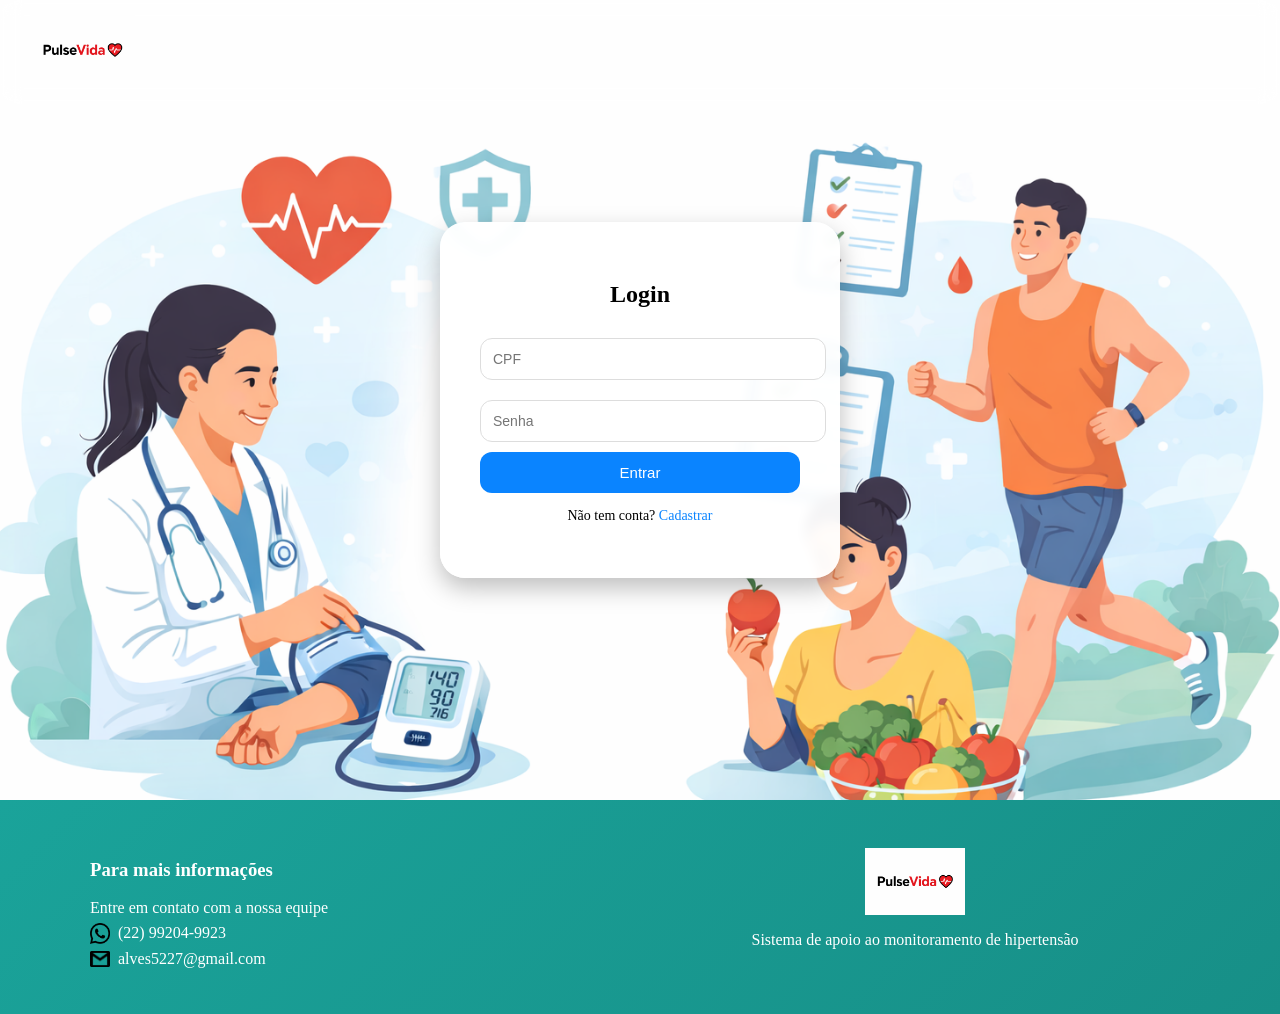
<file: Pulse-Vida-main/index.html>
<!DOCTYPE html>
<html lang="pt-BR">
<head>
  <meta charset="UTF-8">
  <meta name="viewport" content="width=device-width, initial-scale=1.0">
  <link rel="stylesheet" href="Css/style.css">
  <link rel="icon" type="image/png" href="imagens/favicon.png">
  <link rel="manifest" href="./manifest.json">
  <meta name="theme-color" content="#2aa7fa">
  <title>Pulse Vida</title>
</head>

<body>


<body>

<script>
window.location.replace("login.html");
</script>

<!-- resto da página -->
<!-- HEADER -->
<header>
  <a href="index.html" class="logo">
    <img src="imagens/logo_pulsevida.png">
  </a>

  <div class="area-login">
    <span>Conecte-se aqui</span>
    <a href="login.html" class="btn-login">Login</a>
  </div>
</header>

<!-- TOPO -->
<section class="container">

  <div class="slider">

    <div class="slides">

      <div class="slide ativo">
        <h2>PulseVida: Cuidando da sua saúde</h2>
        <p>
          O PulseVida é uma solução digital desenvolvida para auxiliar no monitoramento da saúde,
          com foco em pessoas que convivem com hipertensão. O sistema permite registrar a pressão
          arterial e acompanhar sua evolução ao longo do tempo..
        </p>
      </div>

      <div class="slide">
        <h2>Saúde em Saquarema</h2>
        <p>
          Em Saquarema, muitas pessoas enfrentam dificuldades no acompanhamento da saúde.
          A falta de monitoramento pode agravar doenças silenciosas como a hipertensão.
        </p>
      </div>

      <div class="slide">
        <h2>Como o PulseVida ajuda</h2>
        <p>
          O aplicativo oferece funcionalidades como registro de pressão, localização de hospitais
          e solicitação de auxílio, promovendo prevenção e acesso mais rápido à saúde.
        </p>
      </div>

    </div>

    <!-- 🔥 SETAS EMBAIXO -->
    <div class="controles">
      <button onclick="mudarSlide(-1)">⬅</button>
      <button onclick="mudarSlide(1)">➡</button>
    </div>

  </div>

  <div class="imagem">
    <img id="imgSlide" src="imagens/doutora1.avif">
  </div>

</section>

<!-- FUNCIONALIDADES -->
<section class="info">
  <h2>Funcionalidades</h2>

  <div class="cards">
    <div class="card">
      <h3>📊 Monitoramento</h3>
      <p>Controle da pressão arterial.</p>
    </div>

    <div class="card">
      <h3>📍 Localização</h3>
      <p>Hospitais próximos.</p>
    </div>

    <div class="card">
      <h3>📅 Agendamento</h3>
      <p>Organize consultas.</p>
    </div>
  </div>
</section>

<!-- BENEFÍCIOS -->
<section class="info">
  <h2>Benefícios</h2>

  <div class="cards">
    <div class="card">
      <h3>⚡ Rapidez</h3>
      <p>Acesso rápido à saúde.</p>
    </div>

    <div class="card">
      <h3>❤️ Prevenção</h3>
      <p>Acompanhamento constante.</p>
    </div>

    <div class="card">
      <h3>📱 Acessível</h3>
      <p>Interface simples.</p>
    </div>
  </div>
</section>

<!-- SOBRE -->
<section class="sobre-container">

  <div class="sobre-texto">
    <h2>Sobre o Projeto</h2>
    <p>
      O PulseVida é uma iniciativa voltada à melhoria da saúde da população de Saquarema, com foco específico no monitoramento e controle da hipertensão arterial. 
      Considerando que a hipertensão é uma doença silenciosa e de alto risco, o sistema foi desenvolvido para auxiliar os usuários no acompanhamento contínuo da pressão 
      arterial, permitindo o registro frequente das medições e a visualização do histórico de saúde. Além disso, o aplicativo incentiva a prevenção e o autocuidado, ajudando 
      os usuários a adotarem hábitos mais saudáveis e a identificarem possíveis alterações nos níveis de pressão.
    </p>
  </div>

  <div class="sobre-img">
    <img src="imagens/saquarema.avif">
  </div>

</section>

<!-- FOOTER -->
<footer class="footer">

  <div class="footer-container">

    <div class="footer-contato">
      <h3>Para mais informações</h3>
      <p>Entre em contato com a nossa equipe</p>

      <p class="whatsapp">
        <img src="icons/whatsapp.png">
        (22) 99204-9923
      </p>

      <p class="email">
        <img src="icons/email.png">
        alves5227@gmail.com
      </p>
    </div>

    <div class="footer-centro">
      <img src="imagens/logo_pulsevida.png">
      <p>Sistema de apoio ao monitoramento de hipertensão</p>
    </div>

  </div>

</footer>

<!-- SCRIPT -->
<script>
let slideAtual = 0;

const imagens = [
  "imagens/doutora1.avif",
  "imagens/doutora2.avif",
  "imagens/doutora3.avif"
];

function mudarSlide(direcao) {
  const slides = document.querySelectorAll(".slide");
  const img = document.getElementById("imgSlide");

  // remove slide atual
  slides[slideAtual].classList.remove("ativo");

  // calcula próximo
  slideAtual += direcao;

  if (slideAtual < 0) slideAtual = 0;
  if (slideAtual >= slides.length) slideAtual = slides.length - 1;

  // adiciona novo slide
  slides[slideAtual].classList.add("ativo");

  // 🔥 FADE DA IMAGEM
  img.style.opacity = 0;

  setTimeout(() => {
    img.src = imagens[slideAtual];
    img.style.opacity = 1;
  }, 250); // metade do tempo da transição
}





</script>

<script src="app.js"></script>
</body>
</html>
</file>
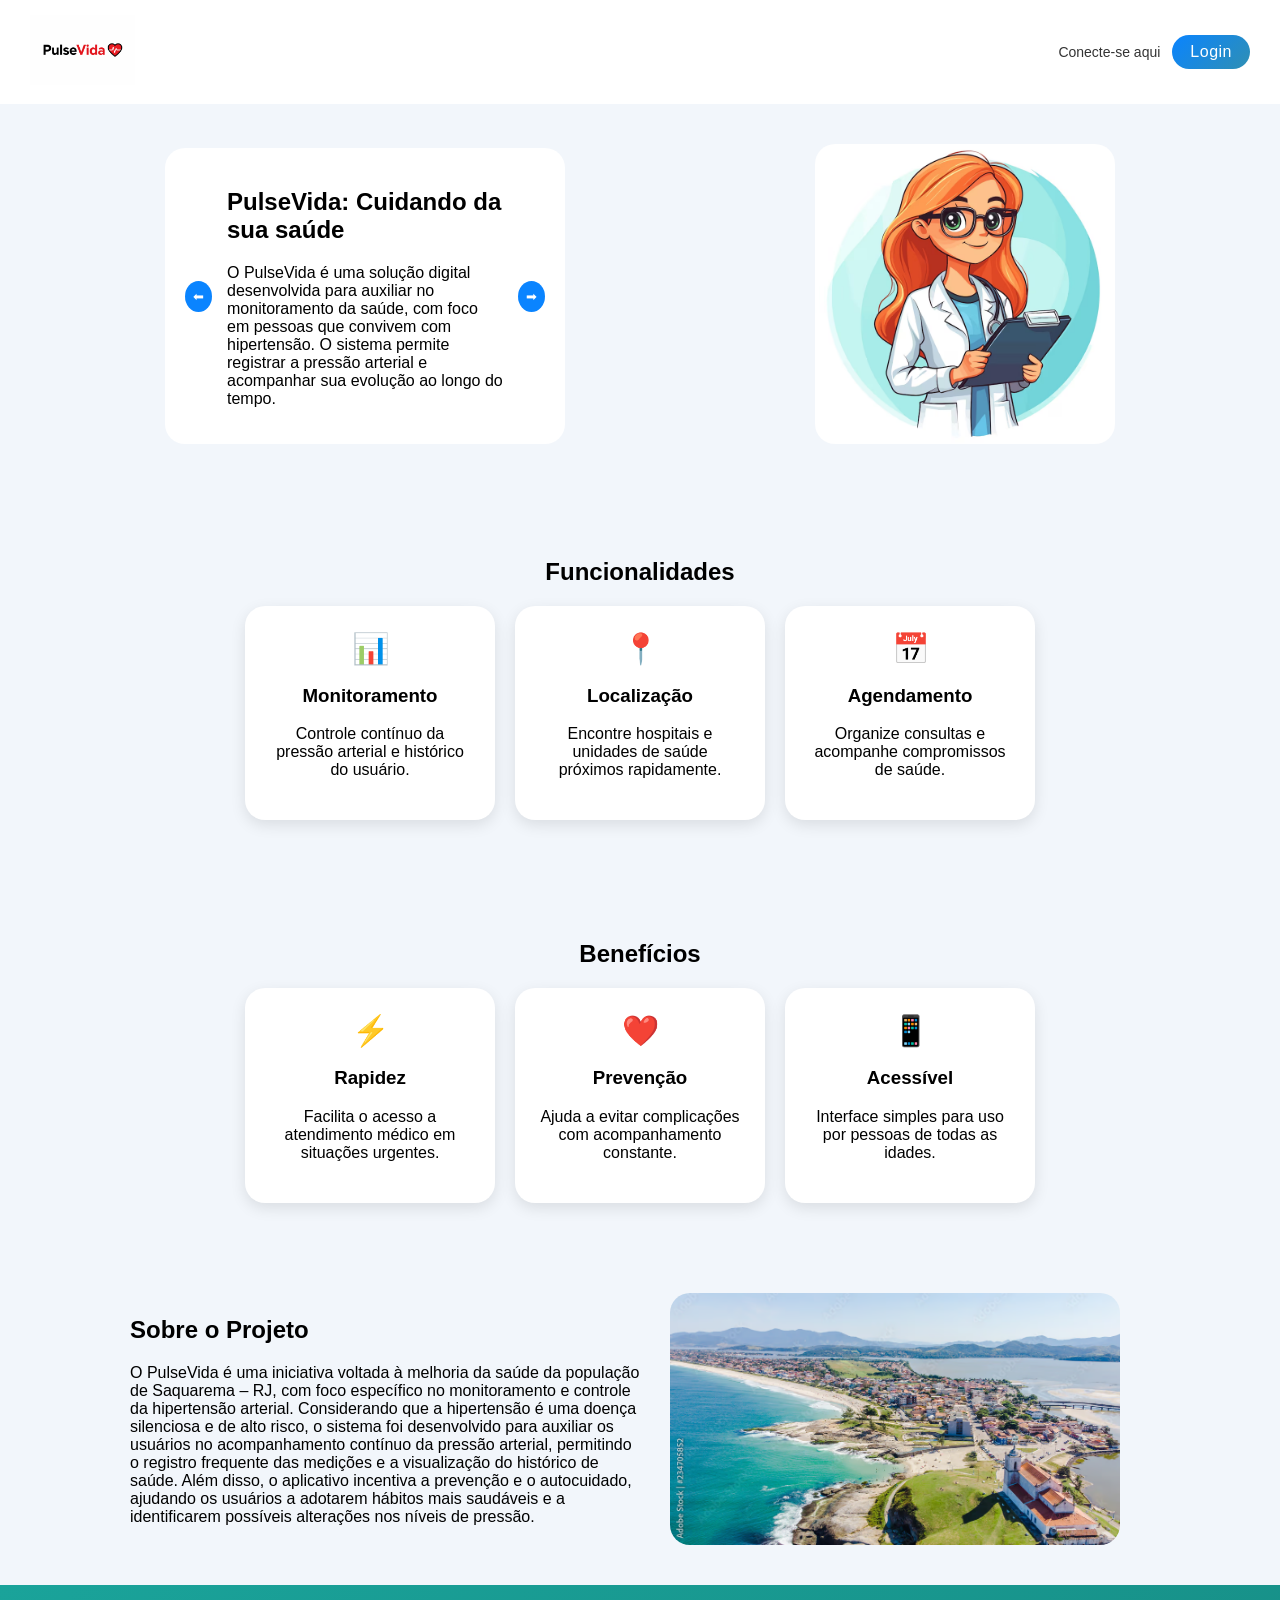
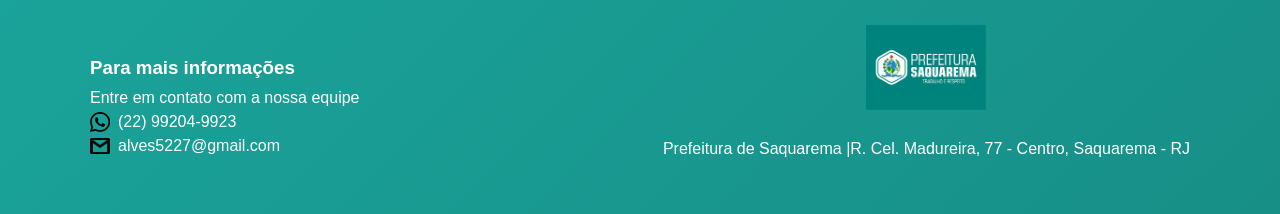
<file: pulse_vida tarefa 5/index.html>
<!DOCTYPE html>
<html lang="pt-BR">
<head>
  <meta charset="UTF-8">
  <meta name="viewport" content="width=device-width, initial-scale=1.0">
  <link rel="stylesheet" href="Css/style.css">
  <title>Pulse Vida</title>
</head>

<body>

<!-- ===== HEADER ===== -->
<header>

  <!-- LOGO -->
  <a href="index.html" class="logo">
  <img src="imagens/logo_pulsevida.png" alt="PulseVida">
  </a>

  <!-- ÁREA LOGIN -->
  <div class="area-login">
    <span class="texto-login">Conecte-se aqui</span>
    <a href="login.html" class="btn-login">Login</a>
  </div>

</header>
<!-- ===== TOPO ===== -->
<section class="container">

  <div class="slider">

    <button class="seta" onclick="mudarSlide(-1)">⬅</button>

    <div class="slides">

      <div class="slide ativo">
        <h2>PulseVida: Cuidando da sua saúde</h2>
        <p>
          O PulseVida é uma solução digital desenvolvida para auxiliar no monitoramento da saúde,
          com foco em pessoas que convivem com hipertensão. O sistema permite registrar a pressão
          arterial e acompanhar sua evolução ao longo do tempo.
        </p>
      </div>

      <div class="slide">
        <h2>Saúde em Saquarema</h2>
        <p>
          Em Saquarema – RJ, muitas pessoas enfrentam dificuldades no acompanhamento da saúde.
          A falta de monitoramento pode agravar doenças silenciosas como a hipertensão.
        </p>
      </div>

      <div class="slide">
        <h2>Como o PulseVida ajuda</h2>
        <p>
          O aplicativo oferece funcionalidades como registro de pressão, localização de hospitais
          e solicitação de auxílio, promovendo prevenção e acesso mais rápido à saúde.
        </p>
      </div>

    </div>

    <button class="seta" onclick="mudarSlide(1)">➡</button>

  </div>

  <div class="imagem">
    <img id="imgSlide" src="imagens/doutora1.avif">
  </div>

</section>

<!-- ===== FUNCIONALIDADES ===== -->
<section class="info">
  <h2>Funcionalidades</h2>

  <div class="cards">
    <div class="card">
      <div class="icone">📊</div>
      <h3>Monitoramento</h3>
      <p>Controle contínuo da pressão arterial e histórico do usuário.</p>
    </div>

    <div class="card">
      <div class="icone">📍</div>
      <h3>Localização</h3>
      <p>Encontre hospitais e unidades de saúde próximos rapidamente.</p>
    </div>

    <div class="card">
      <div class="icone">📅</div>
      <h3>Agendamento</h3>
      <p>Organize consultas e acompanhe compromissos de saúde.</p>
    </div>
  </div>
</section>

<!-- ===== BENEFÍCIOS ===== -->
<section class="info">
  <h2>Benefícios</h2>

  <div class="cards">
    <div class="card">
      <div class="icone">⚡</div>
      <h3>Rapidez</h3>
      <p>Facilita o acesso a atendimento médico em situações urgentes.</p>
    </div>

    <div class="card">
      <div class="icone">❤️</div>
      <h3>Prevenção</h3>
      <p>Ajuda a evitar complicações com acompanhamento constante.</p>
    </div>

    <div class="card">
      <div class="icone">📱</div>
      <h3>Acessível</h3>
      <p>Interface simples para uso por pessoas de todas as idades.</p>
    </div>
  </div>
</section>

<!-- ===== SOBRE ===== -->
<section class="sobre-container">

  <div class="sobre-texto">
    <h2>Sobre o Projeto</h2>

    <p>
      O PulseVida é uma iniciativa voltada à melhoria da saúde da população de Saquarema – RJ, 
      com foco específico no monitoramento e controle da hipertensão arterial. Considerando que 
      a hipertensão é uma doença silenciosa e de alto risco, o sistema foi desenvolvido para auxiliar 
      os usuários no acompanhamento contínuo da pressão arterial, permitindo o registro frequente 
      das medições e a visualização do histórico de saúde.

      Além disso, o aplicativo incentiva a prevenção e o autocuidado, ajudando os usuários a adotarem 
      hábitos mais saudáveis e a identificarem possíveis alterações nos níveis de pressão.
    </p>
  </div>

  <div class="sobre-img">
    <img src="imagens/saquarema.avif">
  </div>

</section>

<!-- ===== FOOTER ===== -->
<footer class="footer">

  <div class="footer-container">

    <div class="footer-contato">
      <h3>Para mais informações</h3>
      <p>Entre em contato com a nossa equipe</p>

      <p class="whatsapp">
        <img src="icons/whatsapp.png">
        (22) 99204-9923
      </p>

      <p class="email">
        <img src="icons/email.png">
        alves5227@gmail.com
      </p>
    </div>

    <div class="footer-centro">
      <img src="imagens/logo_saquarema.avif">
      <p>Prefeitura de Saquarema |R. Cel. Madureira, 77 - Centro, Saquarema - RJ</p>
    </div>

  </div>

  <button id="btnTopo" onclick="voltarTopo()">⬆</button>

</footer>

<!-- ===== SCRIPT ===== -->
<script>
let slideAtual = 0;

const imagens = [
  "imagens/doutora1.avif",
  "imagens/doutora2.avif",
  "imagens/doutora3.avif"
];

function mudarSlide(direcao) {
  const slides = document.querySelectorAll(".slide");
  const img = document.getElementById("imgSlide");

  slides[slideAtual].classList.remove("ativo");

  slideAtual += direcao;

  if (slideAtual < 0) slideAtual = 0;
  if (slideAtual >= slides.length) slideAtual = slides.length - 1;

  slides[slideAtual].classList.add("ativo");

  img.style.opacity = 0;

  setTimeout(() => {
    img.src = imagens[slideAtual];
    img.style.opacity = 1;
  }, 200);
}

function voltarTopo() {
  window.scrollTo({ top: 0, behavior: "smooth" });
}

window.addEventListener("scroll", () => {
  const btn = document.getElementById("btnTopo");
  btn.style.opacity = window.scrollY > 200 ? "1" : "0";
});
</script>

</body>
</html>
</file>
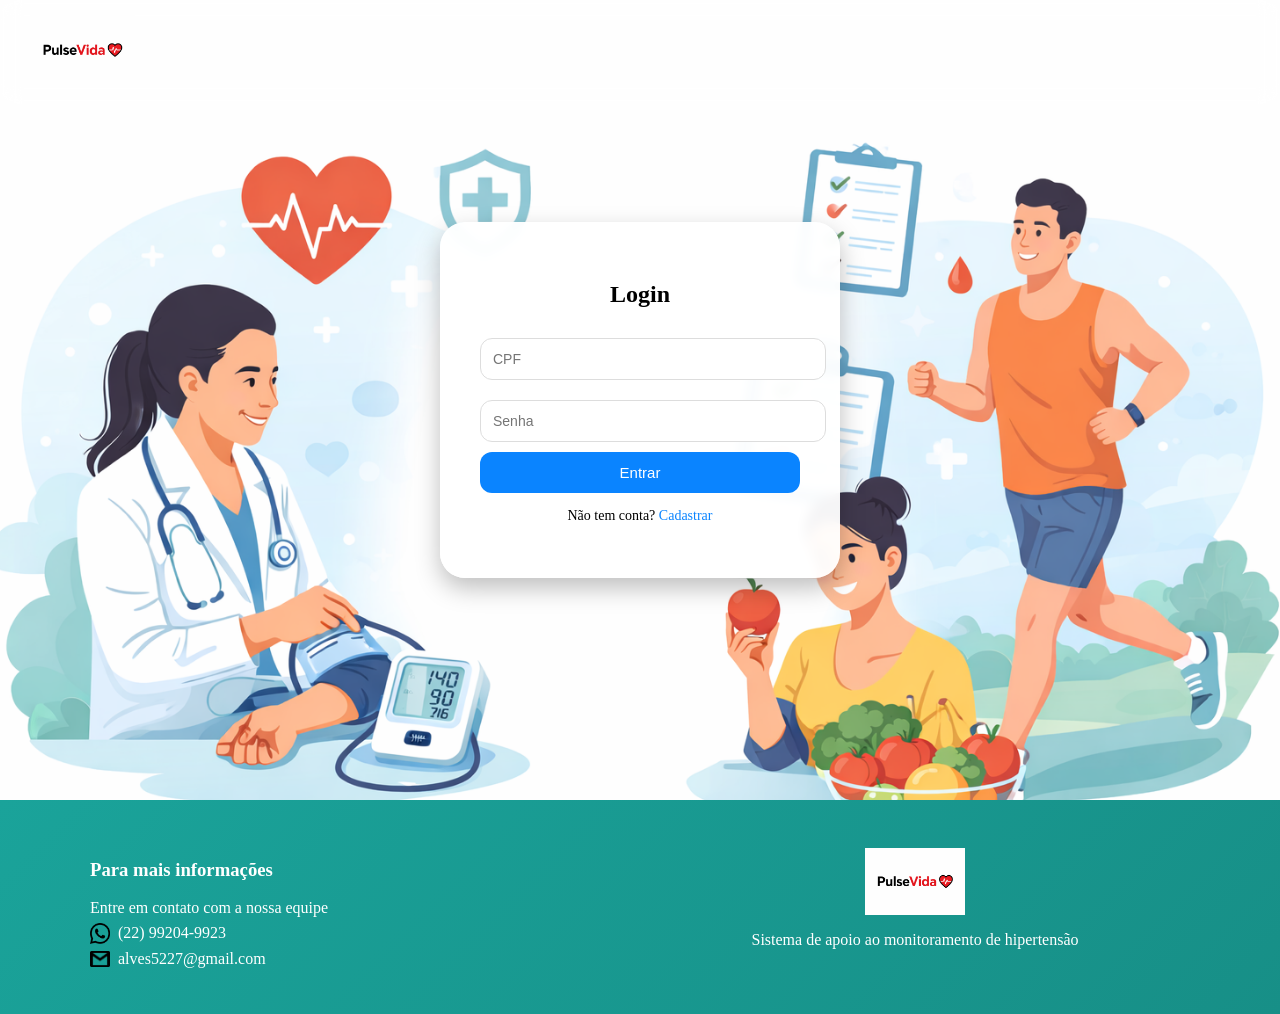
<file: Pulse-Vida-main/aba_a.html>
<!DOCTYPE html>
<html lang="pt-BR">
<head>
<meta charset="UTF-8">
<meta name="viewport" content="width=device-width, initial-scale=1.0">
<link rel="stylesheet" href="Css/aba_a.css">
<link rel="icon" type="image/png" href="imagens/favicon.png">
<title>Paciente</title>
<link rel="manifest" href="./manifest.json">
<meta name="theme-color" content="#2aa7fa">
</head>

<body>

<header class="topo">
  <div class="logo-topo">
    <img src="imagens/logo_pulsevida.png">
    <span id="nomeUsuario"></span>
  </div>

  <button onclick="logout()" class="btn-sair">Sair</button>
</header>

<!-- CARDS -->
<section class="cards">
  <div class="card" onclick="irPressao()">
    <img src="imagens/pressao.png" class="icon">
    <span>Pressão</span>
  </div>

  <div class="card" onclick="irAtendimento()">
    <img src="imagens/atendimento.png" class="icon">
    <span>Atendimento</span>
  </div>

  <div class="card" onclick="irMedicamentos()">
    <img src="imagens/medicamentos.png" class="icon">
    <span>Medicamentos</span>
  </div>

  <div class="card" onclick="irHabitos()">
    <img src="imagens/habitos.png" class="icon">
    <span>Hábitos</span>
  </div>
</section>

<!-- ALERTA -->
 <section id="alertaContainer" class="alerta-container"></section>
<!-- RESUMO -->
<section class="resumo-banner">
  <h3>Resumo do Dia</h3>

  <div class="resumo-cards">

    <div class="resumo-box">
      <img src="imagens/pressao1.png" class="icon-resumo">
      <h2 id="pressao">-</h2>
      <p>Última Pressão</p>
    </div>

    <div class="resumo-box">
      <img src="imagens/coracao.png" class="icon-resumo">
      <h2 id="bpm">0</h2>
      <p>Batimentos</p>
    </div>

    <div class="resumo-box card-clickable" onclick="abrirModalConsulta()">
      <img src="imagens/consulta.png" class="icon-resumo">
      <h2 id="consultas">0</h2>
      <p>Consultas</p>
    </div>

  </div>
</section>

<!-- 🔥 MODAL MODERNO -->
<div id="modalConsulta" class="modal">
  <div class="modal-content consulta-moderno">

    <div class="top-modal">
      <h2>📋 Detalhes da Consulta</h2>
      <span class="fechar-x" onclick="fecharModalConsulta()">✖</span>
    </div>

    <div id="statusConsulta" class="status-consulta"></div>

    <div class="item-consulta">
      <div class="icon">👤</div>
      <div>
        <span>Paciente</span>
        <strong id="modalPaciente"></strong>
      </div>
    </div>

    <div class="item-consulta">
      <div class="icon">🏥</div>
      <div>
        <span>Unidade</span>
        <strong id="modalUnidade"></strong>
      </div>
    </div>

    <div class="item-consulta">
      <div class="icon">📅</div>
      <div>
        <span>Data</span>
        <strong id="modalData"></strong>
      </div>
    </div>

    <div class="item-consulta">
      <div class="icon">⏰</div>
      <div>
        <span>Horário</span>
        <strong id="modalHorario"></strong>
      </div>
    </div>

    <button class="btn-fechar-moderno" onclick="fecharModalConsulta()">
      Fechar
    </button>

  </div>
</div>

<script>

// 🔐 PROTEÇÃO
if (localStorage.getItem("tipoUsuario") !== "paciente") {
  location.href = "login.html";
}

const cpf = localStorage.getItem("cpfLogado");

// 🔍 USUÁRIO
const usuarios = JSON.parse(localStorage.getItem("usuarios")) || [];
const user = usuarios.find(u => u.cpf === cpf);

if (!user) {
  alert("Usuário não encontrado");
  location.href = "login.html";
}

document.getElementById("nomeUsuario").innerText = "Olá, " + user.nome;

// 🔥 PRESSÃO
const dados = JSON.parse(localStorage.getItem("dadosSaude_" + cpf));
if (dados) {
  document.getElementById("pressao").innerText = dados.pressao || "-";
  document.getElementById("bpm").innerText = dados.bpm || "0";
}

// 📅 CONSULTA
const consulta = JSON.parse(localStorage.getItem("agendamento_" + cpf));
document.getElementById("consultas").innerText = consulta ? 1 : 0;

// 🔥 MODAL
function abrirModalConsulta() {

  const consultaRaw = localStorage.getItem("agendamento_" + cpf);
  const consultaAtual = consultaRaw ? JSON.parse(consultaRaw) : null;

  if (!consultaAtual) {
    alert("Nenhuma consulta encontrada");
    return;
  }

  const status = document.getElementById("statusConsulta");

  if (consultaAtual.status === "confirmado") {
    status.innerText = "🟢 Consulta Confirmada";
    status.style.background = "#e6f7ec";
    status.style.color = "#1e7e34";
  }
  else if (consultaAtual.status === "recusado") {
    status.innerText = "🔴 Consulta Recusada";
    status.style.background = "#ffe5e5";
    status.style.color = "red";
  }
  else {
    status.innerText = "🟡 Consulta Pendente";
    status.style.background = "#fff4e5";
    status.style.color = "orange";
  }

  document.getElementById("modalPaciente").innerText = consultaAtual.paciente?.nome || "-";
  document.getElementById("modalUnidade").innerText = consultaAtual.unidade || "-";
  document.getElementById("modalData").innerText = consultaAtual.data || "-";
  document.getElementById("modalHorario").innerText = consultaAtual.horario || "-";

  document.getElementById("modalConsulta").style.display = "flex";
}

function fecharModalConsulta() {
  document.getElementById("modalConsulta").style.display = "none";
}

// 🔗 NAV
function irPressao() {
  location.href = "pressao.html";
}

function irAtendimento() {
  const dados = JSON.parse(localStorage.getItem("dadosSaude_" + cpf));

  if (!dados || !dados.pressao || dados.pressao === "-") {
    alert("⚠️ Você só pode entrar no atendimento após medir sua pressão!");
    return;
  }

  location.href = "atendimento.html";
}

function irMedicamentos(){ location.href="medicamentos.html"; }
function irHabitos(){ location.href="habitos.html"; }

// 🚪 LOGOUT
function logout(){
  localStorage.removeItem("cpfLogado");
  localStorage.removeItem("tipoUsuario");
  location.href = "login.html";
}

// 🚨 ALERTA DE URGÊNCIA
const container = document.getElementById("alertaContainer");

// 🔥 LIMPA SEMPRE
container.innerHTML = "";

// 🔥 BUSCA DADOS ATUALIZADOS
const resumoRaw = localStorage.getItem("resumoAtendimento_" + cpf);
const consultaRaw = localStorage.getItem("agendamento_" + cpf);

const resumo = resumoRaw ? JSON.parse(resumoRaw) : null;
const consultaAtual = consultaRaw ? JSON.parse(consultaRaw) : null;

// 🔥 SÓ MOSTRA SE NÃO TEM CONSULTA
if (resumo && !consultaAtual) {

  if (resumo.nivel === "critico") {
    container.innerHTML = `
      <div class="card" style="background:#ffe5e5; border:2px solid red;">
        <h3 style="color:red;">🚨 Estado Crítico</h3>
        <p>${resumo.mensagem}</p>
        <button onclick="irAgendamento()" style="background:red; color:white; padding:10px; border:none; border-radius:8px; cursor:pointer;">
          Ir ao Hospital
        </button>
      </div>
    `;
  }

  else if (resumo.nivel === "alto") {
    container.innerHTML = `
      <div class="card" style="background:#fff4e5; border:2px solid orange;">
        <h3 style="color:darkorange;">⚠️ Pressão Alta</h3>
        <p>${resumo.mensagem}</p>
        <button onclick="irAgendamento()" style="background:darkorange; color:white; padding:10px; border:none; border-radius:8px; cursor:pointer;">
          Agendar Consulta
        </button>
      </div>
    `;
  }

  else if (resumo.nivel === "medio") {
    container.innerHTML = `
      <div class="card" style="background:#fffbe5; border:2px solid gold;">
        <h3>Atenção</h3>
        <p>${resumo.mensagem}</p>
      </div>
    `;
  }

  else if (resumo.nivel === "baixo") {
    container.innerHTML = `
      <div class="card" style="background:#e5ffe5; border:2px solid green;">
        <h3 style="color:green;">Pressão Normal</h3>
        <p>${resumo.mensagem}</p>
      </div>
    `;
  }
}

function irAgendamento(){
  window.location.href = "agendamento.html";
}

</script>


<script src="app.js"></script>
</body>
</html>
</file>
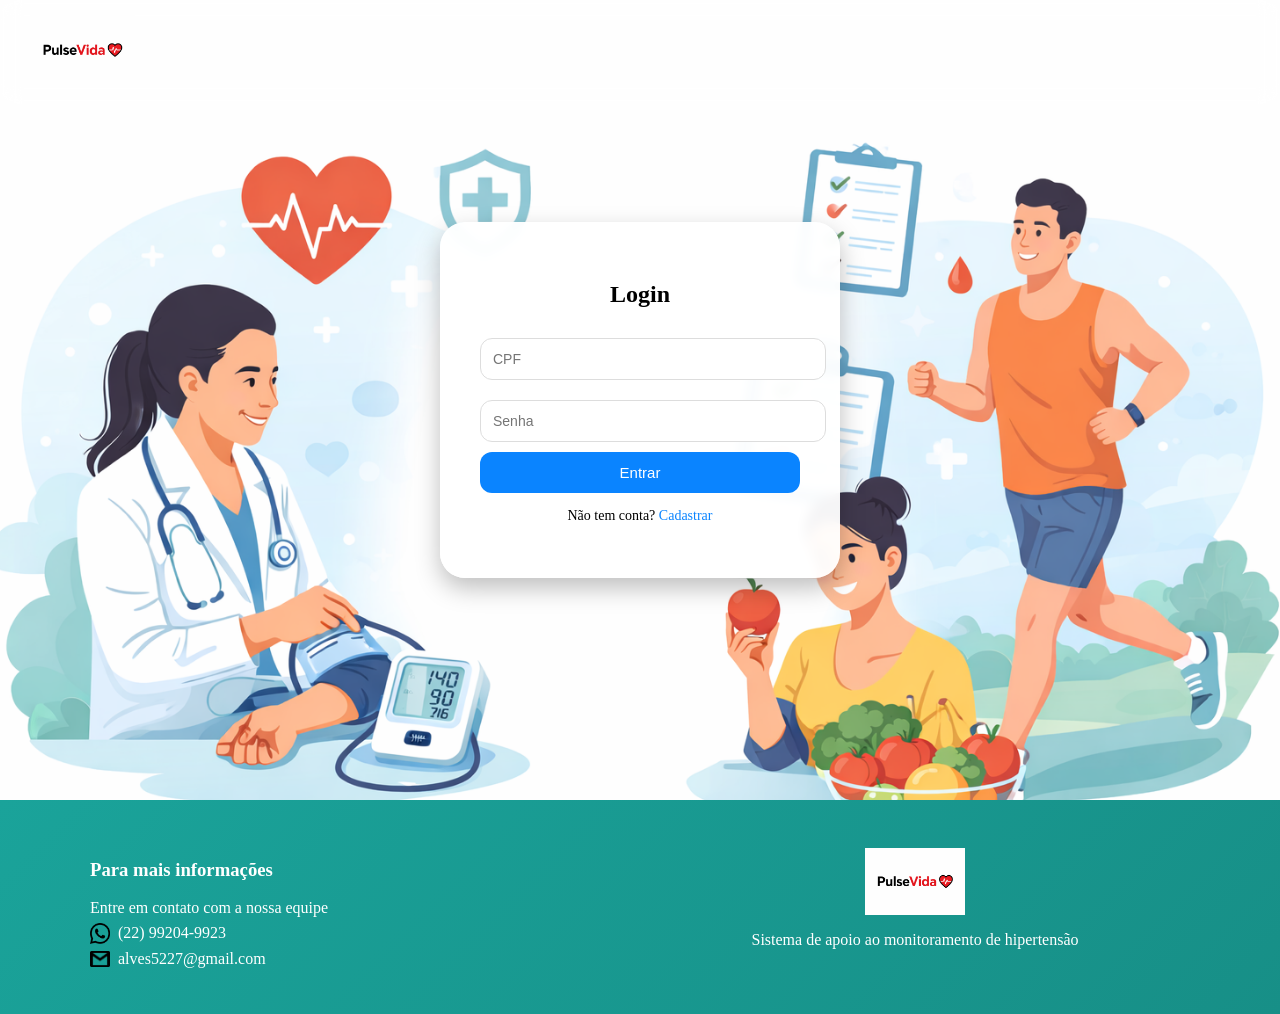
<file: Pulse-Vida-main/agendamento.html>
<!DOCTYPE html>
<html lang="pt-BR">
<head>
<meta charset="UTF-8">
<meta name="viewport" content="width=device-width, initial-scale=1.0">
<link rel="stylesheet" href="Css/agendamento.css">
<link rel="icon" type="image/png" href="imagens/favicon.png">
<title>Agendamento</title>
<link rel="manifest" href="./manifest.json">
<meta name="theme-color" content="#2aa7fa">
</head>

<body>

<header class="topo">
  <button class="btn-voltar" onclick="voltar()">Voltar</button>
</header>

<div class="container">

  <div class="card-grid">

  <h2 class="titulo">🏥 Agendar Consulta</h2>

  <!-- ESQUERDA -->
  <div class="lado-esquerdo">

    <div class="bloco">
      <h3>🩺 Atendimento Recente</h3>
        <p><strong>Tipo:</strong> <span id="tipoAtendimento"></span></p>
        <p><strong>Sintomas:</strong> <span id="sintomas"></span></p>
        <p><strong>Pressão:</strong> <span id="pressaoAt"></span></p>
        <p><strong>Batimentos:</strong> <span id="bpmAt"></span></p>
        <p><strong>Descrição:</strong> <span id="descricaoAt"></span></p>
    </div>

    <div class="bloco">
      <h3>👤 Dados do Paciente</h3>
      <p><strong>Nome:</strong> <span id="nome"></span></p>
      <p><strong>Email:</strong> <span id="email"></span></p>
      <p><strong>CPF:</strong> <span id="cpf"></span></p>
      <p><strong>SUS:</strong> <span id="sus"></span></p>
      <p><strong>Idade:</strong> <span id="idade"></span></p>
      <p><strong>Data Nasc:</strong> <span id="dataNascimento"></span></p>
    </div>

    <div class="bloco">
      <h3>📍 Endereço</h3>
      <p><strong>CEP:</strong> <span id="cep"></span></p>
      <p><strong>Endereço:</strong> <span id="endereco"></span></p>
      <p><strong>Cidade:</strong> <span id="cidade"></span></p>
      <p><strong>Estado:</strong> <span id="estado"></span></p>
    </div>

    <div class="bloco">
      <h3>📞 Contato</h3>
      <p><strong>Telefone:</strong> <span id="telefone"></span></p>
    </div>

  </div>

  <!-- DIREITA -->
  <div class="lado-direito">

    <label>Unidade de saúde</label>
    <select id="unidade"></select>

    <label>Data</label>
    <input type="date" id="data">

    <label>Horário</label>
    <select id="horario">
      <option>09:30</option>
      <option>10:00</option>
      <option>10:30</option>
      <option>11:00</option>
      <option>11:30</option>
    </select>

    <button onclick="agendar()">Confirmar Agendamento</button>

  </div>

  </div>

</div>

<script>

// 🔥 BLOQUEAR DATAS PASSADAS
const hoje = new Date().toISOString().split("T")[0];
document.getElementById("data").setAttribute("min", hoje);

// 🔙 VOLTAR
function voltar(){
  window.location.href = "aba_a.html";
}

// 🔐 USUÁRIO
const cpfLogado = localStorage.getItem("cpfLogado");
const usuarios = JSON.parse(localStorage.getItem("usuarios")) || [];
const user = usuarios.find(u => u.cpf === cpfLogado);

if (!user) {
  alert("Usuário não encontrado");
  window.location.href = "login.html";
}

// 🔥 FUNÇÃO SEGURA
function setText(id, valor){
  const el = document.getElementById(id);
  if(el) el.innerText = valor || "-";
}

// 👤 DADOS
setText("nome", user.nome);
setText("email", user.email);
setText("cpf", user.cpf);
setText("sus", user.sus);
setText("dataNascimento", user.dataNascimento);
setText("idade", user.idade);
setText("cep", user.cep);
setText("endereco", user.endereco + ", " + user.numero);
setText("cidade", user.cidade);
setText("estado", user.estado);
setText("telefone", user.telefone);

// 🩺 ATENDIMENTO
const atendimento = JSON.parse(localStorage.getItem("ultimoAtendimento_" + cpfLogado));

if (atendimento) {
  setText("tipoAtendimento", atendimento.tipo);
  setText("pressaoAt", atendimento.pressao);
  setText("bpmAt", atendimento.bpm);
  setText("descricaoAt", atendimento.descricao);
  setText("sintomas", atendimento.sintomas?.join(", ") || "Nenhum");
}

// 🏥 UNIDADES
const unidadeSelect = document.getElementById("unidade");

let unidades = [];

if(user.cep && user.cep.startsWith("28")){
  unidades = ["UPA Saquarema","Hospital Municipal","Posto Bacaxá"];
} else {
  unidades = ["Hospital Central","Clínica Popular","UPA Regional"];
}

unidades.forEach(u=>{
  unidadeSelect.innerHTML += `<option>${u}</option>`;
});

// 📅 AGENDAR
function agendar(){

  const data = document.getElementById("data").value;

  if(!data){
    alert("Selecione uma data!");
    return;
  }

  const agendamento = {
    paciente: {
      nome: user.nome,
      cpf: user.cpf
    },
    unidade: document.getElementById("unidade").value,
    data,
    horario: document.getElementById("horario").value,
    status: "confirmado"
  };

  localStorage.setItem("agendamento_" + cpfLogado, JSON.stringify(agendamento));

  let consultas = JSON.parse(localStorage.getItem("consultasRealizadas")) || [];
  consultas = consultas.filter(c => c.paciente.cpf !== cpfLogado);
  consultas.push(agendamento);
  localStorage.setItem("consultasRealizadas", JSON.stringify(consultas));

  // 🔥 REMOVE ALERTA
  delete localStorage["resumoAtendimento_" + cpfLogado];

  alert("Consulta confirmada!");

  // 🔥 REDIRECIONA LIMPO
  window.location.replace("aba_a.html");
}

</script>
<script src="app.js"></script>
</body>
</html>
</file>
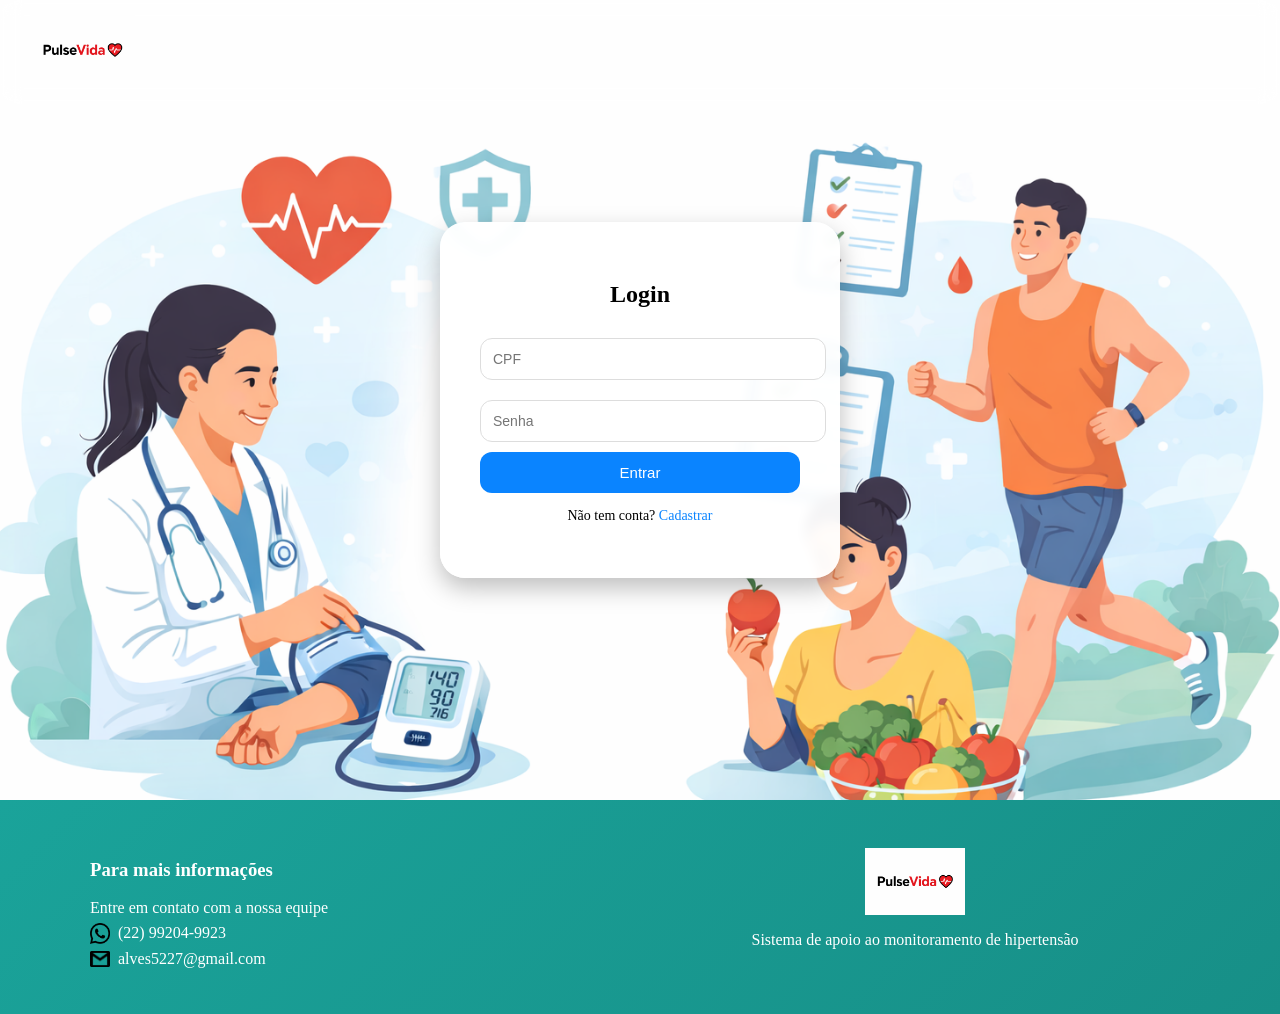
<file: Pulse-Vida-main/atendimento.html>
<!DOCTYPE html>
<html lang="pt-BR">
<head>
<meta charset="UTF-8">
<meta name="viewport" content="width=device-width, initial-scale=1.0">
<link rel="stylesheet" href="Css/atendimento.css">
<link rel="icon" type="image/png" href="imagens/favicon.png">
<title>Atendimento</title>
<link rel="manifest" href="./manifest.json">
<meta name="theme-color" content="#2aa7fa">
</head>

<body>

<header class="topo">
  <button class="btn-voltar" onclick="voltar()">← Voltar</button>
</header>

<div class="container">

  <div class="card-atendimento">

    <label>Tipo de atendimento</label>
    <select id="tipo" onchange="mudarSintomas()">
      <option value="geral">Consulta geral</option>
      <option value="pressao">Pressão alta</option>
      <option value="sintomas">Tipos de sintomas</option>
      <option value="medicamento">Reação a medicamento</option>
    </select>

    <div id="sintomasContainer"></div>

    <textarea id="mensagem" placeholder="Ex: Estou com tontura há 2 horas..."></textarea>

    <p id="nivelUrgencia" style="font-weight:bold; margin-top:10px;"></p>

    <button onclick="analisar()">Analisar</button>

  </div>

</div>

<script>

// 🔒 Segurança básica
if (localStorage.getItem("tipoUsuario") !== "paciente") {
  window.location.href = "login.html";
}

const cpf = localStorage.getItem("cpfLogado");


// ===============================
// 🔄 TROCAR SINTOMAS
// ===============================
function mudarSintomas() {

  const tipo = document.getElementById("tipo").value;
  const container = document.getElementById("sintomasContainer");

  let html = "<label>Sintomas</label><div class='checkbox-group'>";

  // 🟢 CONSULTA GERAL
  if (tipo === "geral") {
    html += `
      <label><input type="checkbox" name="Dor leve" value="baixo"> <span style="color:green">Dor leve</span></label>
      <label><input type="checkbox" name="Cansaço" value="baixo"> <span style="color:green">Cansaço</span></label>
      <label><input type="checkbox" name="Febre leve" value="medio"> <span style="color:orange">Febre leve</span></label>
    `;
  }

  // 🔴 PRESSÃO
  if (tipo === "pressao") {
    html += `
      <label><input type="checkbox" name="Tontura" value="medio"> <span style="color:orange">Tontura</span></label>
      <label><input type="checkbox" name="Falta de ar" value="alto"> <span style="color:red">Falta de ar</span></label>
      <label><input type="checkbox" name="Dor no peito" value="alto"> <span style="color:red">Dor no peito</span></label>
    `;
  }

  // 🟡 TIPOS DE SINTOMAS (AGORA VAI FUNCIONAR)
  if (tipo === "sintomas") {
    html += `
      <label><input type="checkbox" name="Dor de cabeça" value="baixo"> <span style="color:green">Dor de cabeça</span></label>
      <label><input type="checkbox" name="Enjoo" value="medio"> <span style="color:orange">Enjoo</span></label>
      <label><input type="checkbox" name="Desmaio" value="alto"> <span style="color:red">Desmaio</span></label>
    `;
  }

  // 💊 MEDICAMENTO (AGORA VAI FUNCIONAR)
  if (tipo === "medicamento") {
    html += `
      <label><input type="checkbox" name="Náusea" value="medio"> <span style="color:orange">Náusea</span></label>
      <label><input type="checkbox" name="Tontura forte" value="alto"> <span style="color:red">Tontura forte</span></label>
      <label><input type="checkbox" name="Reação alérgica" value="alto"> <span style="color:red">Reação alérgica</span></label>
    `;
  }

  html += "</div>";
  container.innerHTML = html;
}
mudarSintomas();


// ===============================
// 🔍 ANALISAR
// ===============================
function analisar() {

  const checks = document.querySelectorAll("input[type=checkbox]:checked");

  if (checks.length === 0) {
    alert("Selecione pelo menos um sintoma!");
    return;
  }

  let nivelFinal = "baixo";
  let sintomasMarcados = [];

  checks.forEach(c => {
    sintomasMarcados.push(c.name);

    if (c.value === "alto") {
      nivelFinal = "alto";
    } else if (c.value === "medio" && nivelFinal !== "alto") {
      nivelFinal = "medio";
    }
  });

  let mensagem = "";

  if (nivelFinal === "baixo") mensagem = "Estado estável, tudo certo👍";
  if (nivelFinal === "medio") mensagem = "Fique atento e monitore sua pressão com mais frequência ⚠️";
  if (nivelFinal === "alto") mensagem = "Risco elevado — procure atendimento imediato 🏥";

  const nivelEl = document.getElementById("nivelUrgencia");
  nivelEl.innerText = mensagem;

  // 🎨 Cor visual (impacto pro usuário)
  if (nivelFinal === "baixo") nivelEl.style.color = "green";
  if (nivelFinal === "medio") nivelEl.style.color = "orange";
  if (nivelFinal === "alto") nivelEl.style.color = "red";

  // 🔥 Dados de saúde
  const dados = JSON.parse(localStorage.getItem("dadosSaude_" + cpf)) || {};
  const pressao = dados.pressao || "-";
  const bpm = dados.bpm || "-";

  const tipoAtendimento = document.getElementById("tipo").value;
  const descricao = document.getElementById("mensagem").value;

  const data = new Date().toLocaleString();

  // 📊 RESUMO
  localStorage.setItem("resumoAtendimento_" + cpf, JSON.stringify({
    nivel: nivelFinal,
    mensagem: mensagem
  }));

  // 📁 ATENDIMENTO COMPLETO
  localStorage.setItem("ultimoAtendimento_" + cpf, JSON.stringify({
    tipo: tipoAtendimento,
    sintomas: sintomasMarcados,
    descricao: descricao,
    pressao: pressao,
    bpm: bpm,
    nivel: nivelFinal,
    data: data
  }));

  // 🔥 Redirecionamento inteligente
  setTimeout(() => {
  window.location.href = "aba_a.html";
}, 1200);
}


// ===============================
// 🔙 VOLTAR
// ===============================
function voltar() {
  window.location.href = "aba_a.html";
}

</script>

</body>
</html>
</file>
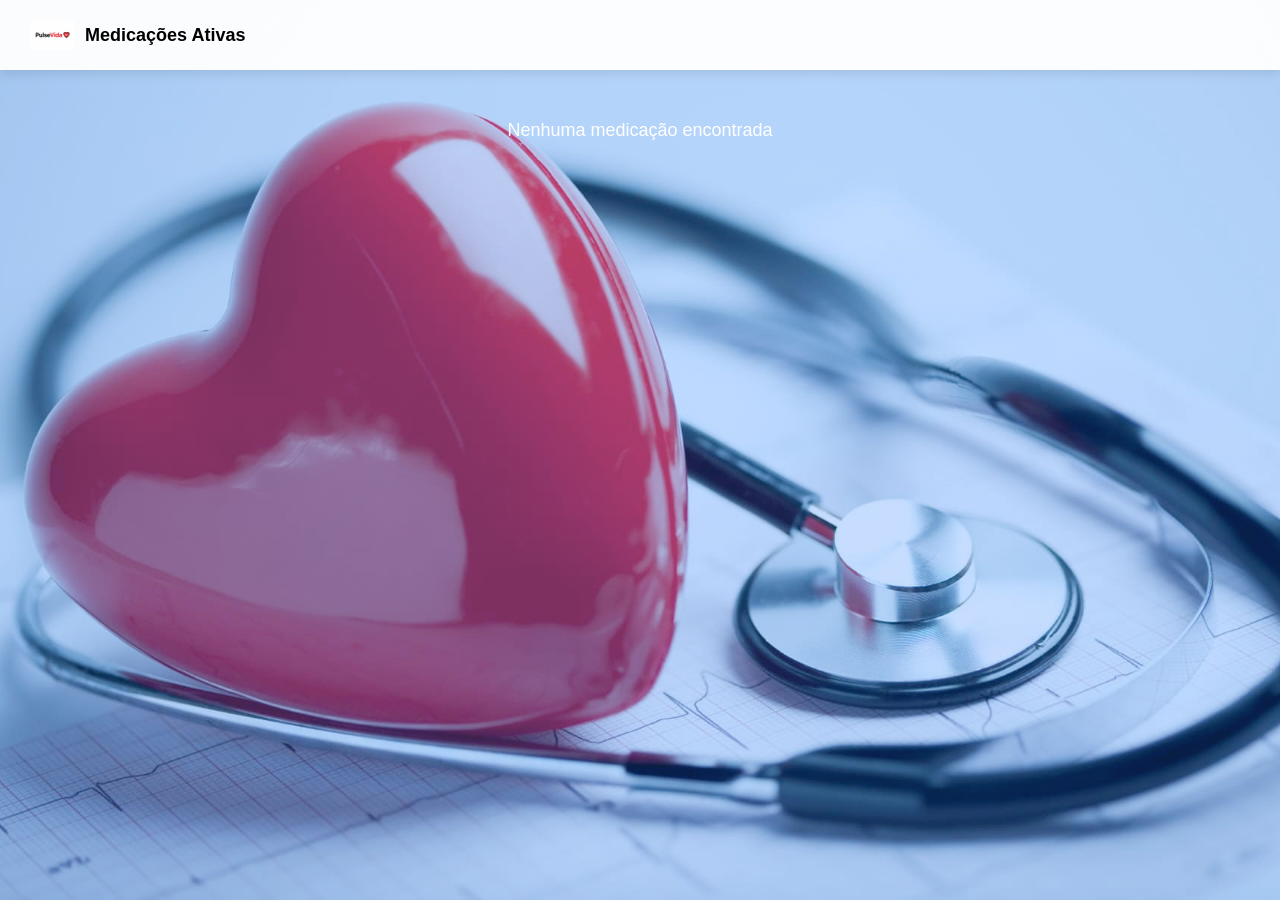
<file: Pulse-Vida-main/ativo.html>
<!DOCTYPE html>
<html lang="pt-BR">
<head>
<meta charset="UTF-8">
<meta name="viewport" content="width=device-width, initial-scale=1.0">
<link rel="stylesheet" href="Css/ativo.css">
<link rel="icon" type="image/png" href="imagens/favicon.png">
<link rel="manifest" href="./manifest.json">
<meta name="theme-color" content="#2aa7fa">
<title>Medicações Ativas</title>
</head>

<body>

<header class="topo">

  <div class="logo-topo" onclick="voltar()">
    <img src="imagens/logo_pulsevida.png">
    <span>Medicações Ativas</span>
  </div>



</header>

<div class="container">
  <div id="lista"></div>
</div>

<script>

// 🔙 VOLTAR
function voltar(){
  window.location.href = "medico.html";
}

// ===============================
// 📦 DADOS
// ===============================
const usuarios = JSON.parse(localStorage.getItem("usuarios")) || [];
const pacientes = usuarios.filter(u => !u.tipo || u.tipo === "paciente");

const div = document.getElementById("lista");

// ===============================
// 🧠 CLASSIFICAR PRESSÃO
// ===============================
function classificarPressao(pressao){

  if(!pressao) return "normal";

  const [sis, dia] = pressao.split("/").map(Number);

  if(sis >= 180 || dia >= 120) return "critico";
  if(sis >= 140 || dia >= 90) return "alerta";

  return "normal";
}

// ===============================
// 💊 FORMATAR QUANTIDADE
// ===============================
function formatarQtd(qtd){
  if(!qtd) return "-";

  if(qtd.toLowerCase().includes("comprimido")) return qtd;

  return qtd + " comprimidos";
}

// ===============================
// ⏰ FORMATAR HORÁRIO
// ===============================
function formatarHorario(horario){
  if(!horario) return "-";

  return horario
    .split(",")
    .map(h => `<span class="chip-hora">${h.trim()}</span>`)
    .join(" ");
}

// ===============================
// 🔥 RENDER
// ===============================
div.innerHTML = "";

pacientes.forEach(p => {

  const meds = JSON.parse(localStorage.getItem("medicacoes_" + p.cpf)) || [];
  const dados = JSON.parse(localStorage.getItem("dadosSaude_" + p.cpf));

  if(meds.length === 0) return;

  const pressao = dados?.pressao || "-";
  const classe = classificarPressao(pressao);

  div.innerHTML += `
    <div class="paciente-card">

      <h3>${p.nome}</h3>
      <div class="cpf">CPF: ${p.cpf}</div>

      <div class="pressao-box ${classe}">
        <span>Pressão registrada</span>
        <strong>${pressao}</strong>
      </div>

      <div class="med-list">

        ${meds.map(m => `
          <div class="med-item">

            <div>
              <strong>${m.nome}</strong>

              <div class="med-info">
                ${m.dose} mg • ${formatarQtd(m.qtd)}
              </div>
            </div>

            <div class="med-horario">
              <span class="titulo-horario">Horário da medicação</span><br>
              ${formatarHorario(m.horario)}
            </div>

          </div>
        `).join("")}

      </div>

    </div>
  `;
});

// ===============================
if(div.innerHTML === ""){
  div.innerHTML = "<div class='vazio'>Nenhuma medicação encontrada</div>";
}

</script>
<script src="app.js"></script>
</body>
</html>
</file>
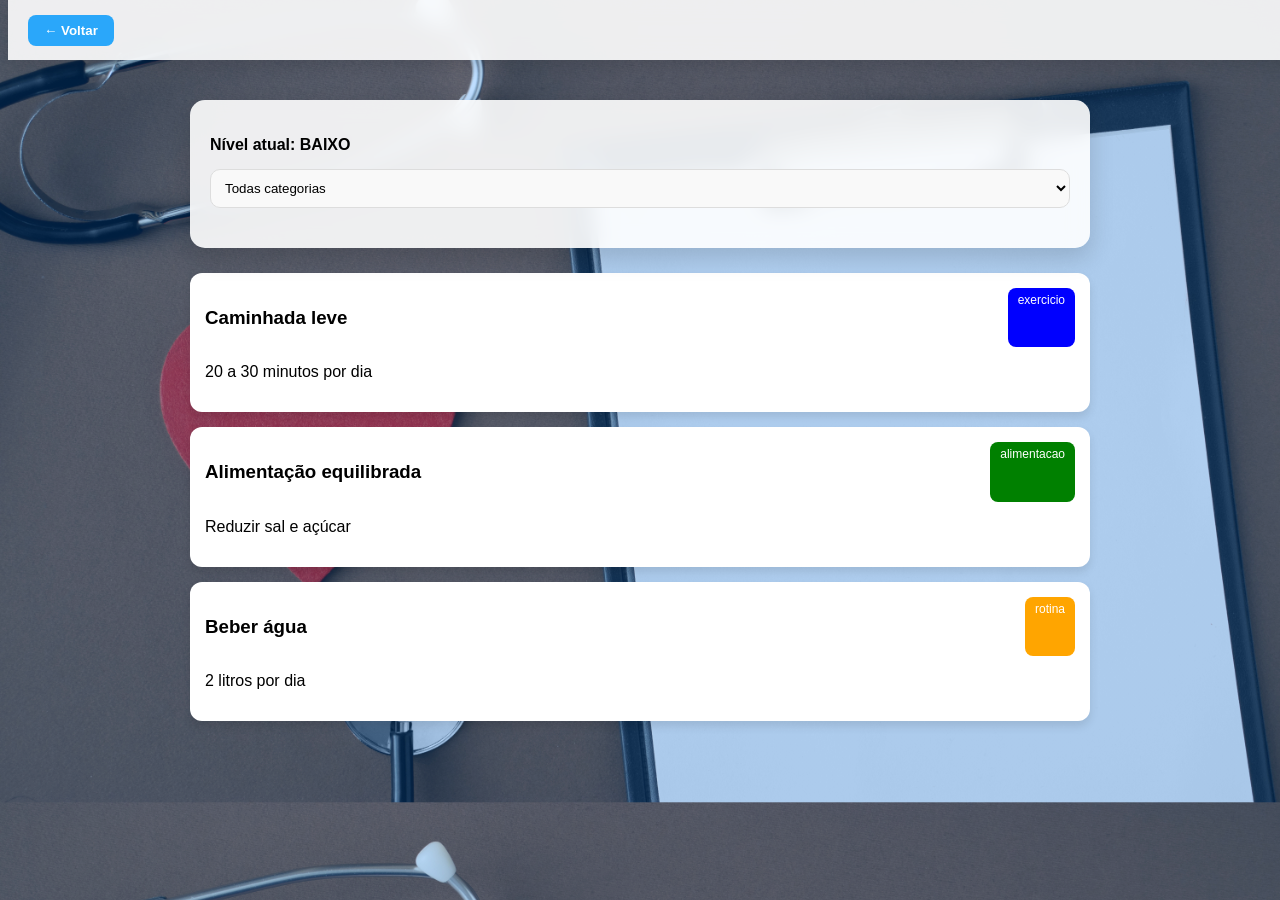
<file: Pulse-Vida-main/habitos.html>
<!DOCTYPE html>
<html lang="pt-BR">
<head>
<meta charset="UTF-8">
<meta name="viewport" content="width=device-width, initial-scale=1.0">
<link rel="stylesheet" href="Css/habitos.css">
<link rel="icon" type="image/png" href="imagens/favicon.png">
<link rel="manifest" href="./manifest.json">
<meta name="theme-color" content="#2aa7fa">
<title>Hábitos</title>
</head>

<body>

<header class="topo">
  <button class="btn-voltar" onclick="voltar()">← Voltar</button>
</header>

<div class="container">



  <!-- 🔎 FILTRO -->
  <div class="filtros-box">

  <h3 id="nivelPaciente"></h3>

  <div class="filtros">
    

    <select id="categoria" onchange="filtrar()">
      <option value="todas">Todas categorias</option>
      <option value="alimentacao">Alimentação</option>
      <option value="exercicio">Exercício</option>
      <option value="rotina">Rotina</option>
      <option value="alerta">Alerta</option>
    </select>
  </div>

</div>
  <div id="listaHabitos"></div>

</div>

<script>


function voltar(){
  window.location.href = "aba_a.html";
}
// ===============================
// 🔥 USUÁRIO
// ===============================
const cpf = localStorage.getItem("cpfLogado");
const atendimento = JSON.parse(localStorage.getItem("ultimoAtendimento_" + cpf));

let nivel = atendimento?.nivel || "baixo";

document.getElementById("nivelPaciente").innerText =
  "Nível atual: " + nivel.toUpperCase();

// ===============================
// 📋 HÁBITOS COMPLETOS
// ===============================
const habitos = {

baixo: [
  { titulo: "Caminhada leve", desc: "20 a 30 minutos por dia", cat: "exercicio" },
  { titulo: "Alimentação equilibrada", desc: "Reduzir sal e açúcar", cat: "alimentacao" },
  { titulo: "Beber água", desc: "2 litros por dia", cat: "rotina" }
],

medio: [
  { titulo: "Exercício moderado", desc: "30 min diários", cat: "exercicio" },
  { titulo: "Evitar industrializados", desc: "Reduzir sódio", cat: "alimentacao" },
  { titulo: "Dormir bem", desc: "8 horas por noite", cat: "rotina" }
],

alto: [
  { titulo: "Monitorar pressão", desc: "Diariamente", cat: "alerta" },
  { titulo: "Dieta controlada", desc: "Pouco sal", cat: "alimentacao" },
  { titulo: "Evitar esforço", desc: "Nada intenso", cat: "alerta" }
],

critico: [
  { titulo: "Repouso total", desc: "Evitar esforço físico", cat: "alerta" },
  { titulo: "Ir ao hospital", desc: "Atendimento imediato", cat: "alerta" },
  { titulo: "Dieta leve", desc: "Alimentos leves", cat: "alimentacao" }
]

};

// ===============================
// 🎨 RENDER
// ===============================
function render(lista){

  const div = document.getElementById("listaHabitos");
  div.innerHTML = "";

  if(lista.length === 0){
    div.innerHTML = "<p>Nenhum hábito encontrado</p>";
    return;
  }

  lista.forEach(h => {

    div.innerHTML += `
      <div class="card">

        <div class="top">
          <h3>${h.titulo}</h3>
          <span class="tag ${h.cat}">${h.cat}</span>
        </div>

        <p>${h.desc}</p>

      </div>
    `;
  });
}

// ===============================
// 🔎 FILTRO
// ===============================
function filtrar(){

  const busca = ""; // campo removido
  const categoria = document.getElementById("categoria").value;

  let lista = habitos[nivel];

  lista = lista.filter(h => 
    h.titulo.toLowerCase().includes(busca)
  );

  if(categoria !== "todas"){
    lista = lista.filter(h => h.cat === categoria);
  }

  render(lista);
}

// inicial
render(habitos[nivel]);

</script>
<script src="app.js"></script>
</body>
</html>
</file>
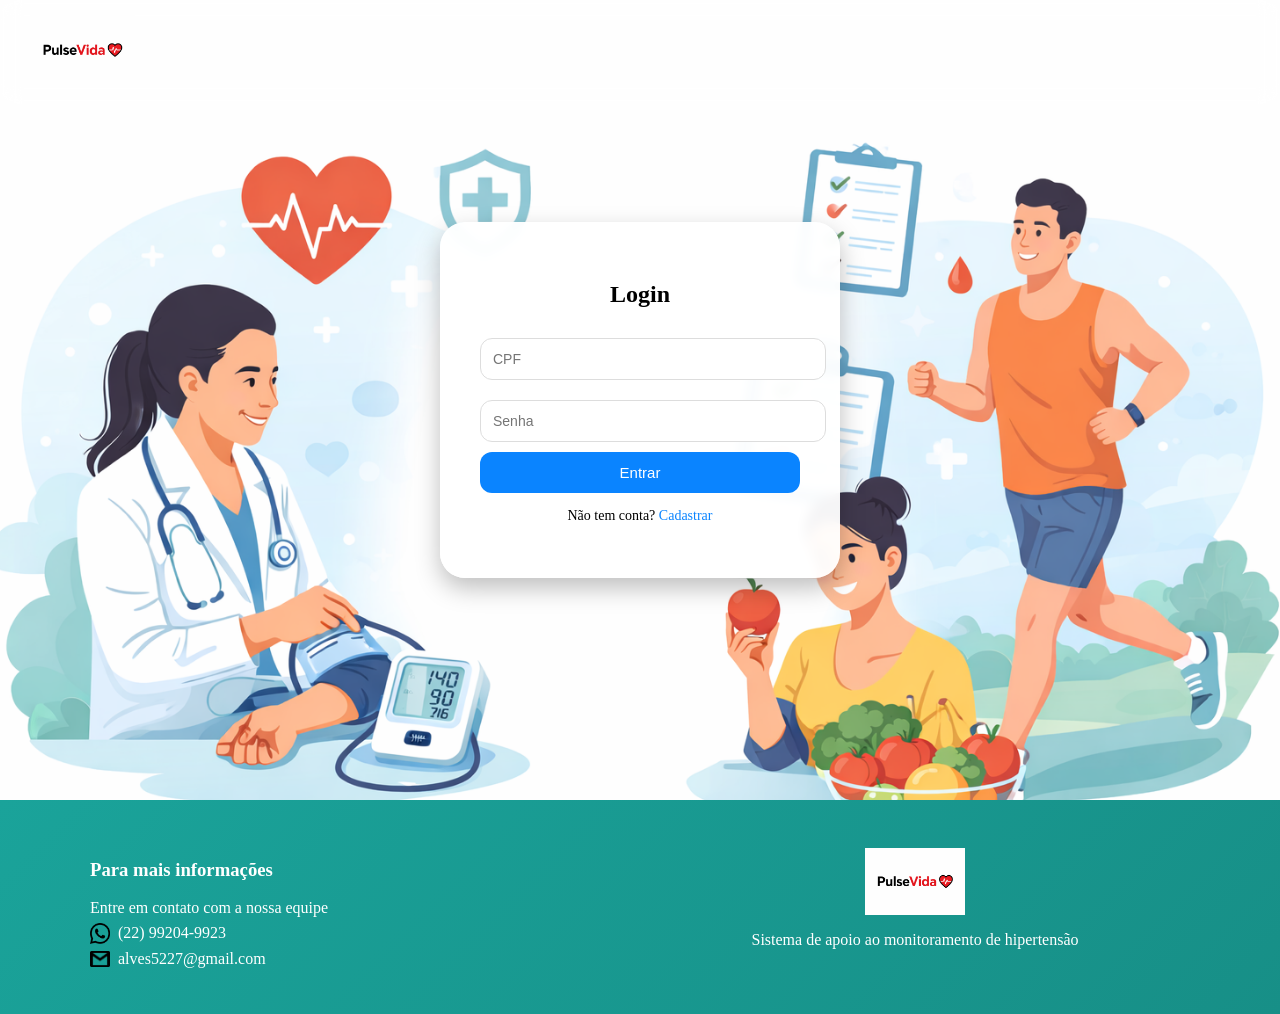
<file: Pulse-Vida-main/login.html>
<!DOCTYPE html>
<html lang="pt-BR">
<head>
<meta charset="UTF-8">
<meta name="viewport" content="width=device-width, initial-scale=1.0">
<link rel="stylesheet" href="Css/login.css">
<link rel="icon" type="image/png" href="imagens/favicon.png">
<link rel="manifest" href="./manifest.json">
<meta name="theme-color" content="#2aa7fa">
<title>Login</title>
</head>

<body>

<header>
  <a href="index.html" class="logo">
    <img src="imagens/logo_pulsevida.png">
  </a>
</header>

<div class="login-wrapper">
  <div class="login-container">

    <h2>Login</h2>

    <form onsubmit="login(event)">

      <input 
        type="text" 
        id="usuario"
        placeholder="CPF"
        maxlength="11"
        required
        oninput="this.value = this.value.replace(/\D/g, '')"
      >

      <input 
        type="password" 
        id="senha"
        placeholder="Senha"
        required
      >

      <button type="submit">Entrar</button>

      <p>Não tem conta? <a href="tela_cadastro.html">Cadastrar</a></p>
      

    </form>

  </div>
</div>

<script>


function criarPacientePadrao(){
  let usuarios = JSON.parse(localStorage.getItem("usuarios")) || [];

  const existe = usuarios.some(u => u.cpf === "00116059796");

  if(!existe){
    usuarios.push({
      tipo: "paciente",
      nome: "Eduardo Onofre de Oliveira",
      email: "edu.artonofre@gmail.com",
      senha: "123456",
      cpf: "00116059796",
      dataNascimento: "1967-11-30",
      idade: 58,
      cep: "28990602",
      endereco: "Travessa Zebino dos Santos",
      numero: "101",
      cidade: "Saquarema",
      estado: "RJ",
      sus: "33333333",
      telefone: "(22) 99275-5885"
    });

    localStorage.setItem("usuarios", JSON.stringify(usuarios));
  }
}

// 🔥 GARANTIR QUE SEMPRE EXISTE UM MÉDICO
function criarMedicoPadrao(){
  let usuarios = JSON.parse(localStorage.getItem("usuarios")) || [];

  if(!usuarios.some(u => u.tipo === "medico")){
    usuarios.push({
      nome: "Medico",
      senha: "123456",
      cpf: "99999999999",
      tipo: "medico"
    });

    localStorage.setItem("usuarios", JSON.stringify(usuarios));
  }
}

criarMedicoPadrao();
criarPacientePadrao();


// 🔐 LOGIN
function login(e) {
  e.preventDefault();

  let cpf = document.getElementById("usuario").value;
  const senha = document.getElementById("senha").value;

  cpf = cpf.replace(/\D/g, "").trim();

  const usuarios = JSON.parse(localStorage.getItem("usuarios")) || [];

  const usuario = usuarios.find(u => u.cpf === cpf);

  if (!usuario) {
    alert("Usuário não encontrado!");
    return;
  }

  if (usuario.senha !== senha) {
    alert("Senha incorreta!");
    return;
  }

  const usuariosPadrao = [
  {
    tipo: "medico",
    cpf: "11111111111",
    senha: "123"
  },
  {
    tipo: "paciente",
    nome: "Eduardo Onofre de Oliveira",
    email: "edu.artonofre@gmail.com",
    senha: "123456",
    cpf: "00116059796",
    dataNascimento: "1967-11-30",
    idade: 58,
    cep: "28990602",
    endereco: "Travessa Zebino dos Santos",
    numero: "101",
    cidade: "Saquarema",
    estado: "RJ",
    sus: "33333333",
    telefone: "(22) 99275-5885"
  }
];

// Só cria se ainda não existir
if (!localStorage.getItem("usuarios")) {
  localStorage.setItem("usuarios", JSON.stringify(usuariosPadrao));
}



  // 🔥 AGORA SIM CORRETO
  localStorage.setItem("cpfLogado", usuario.cpf);
  localStorage.setItem("tipoUsuario", usuario.tipo);

  // 🔥 REDIRECIONAMENTO CORRETO
  if(usuario.tipo === "medico"){
    window.location.href = "medico.html";
  } else {
    window.location.href = "aba_a.html";
  }
}

</script>
<footer class="footer">

  <div class="footer-container">

    <div class="footer-contato">
      <h3>Para mais informações</h3>
      <p>Entre em contato com a nossa equipe</p>

      <p class="whatsapp">
        <img src="icons/whatsapp.png">
        (22) 99204-9923
      </p>

      <p class="email">
        <img src="icons/email.png">
        alves5227@gmail.com
      </p>
    </div>

    <div class="footer-centro">
      <img src="imagens/logo_pulsevida.png">
      <p>Sistema de apoio ao monitoramento de hipertensão</p>
    </div>

  </div>

</footer>
<script src="app.js"></script>
</body>
</html>
</file>
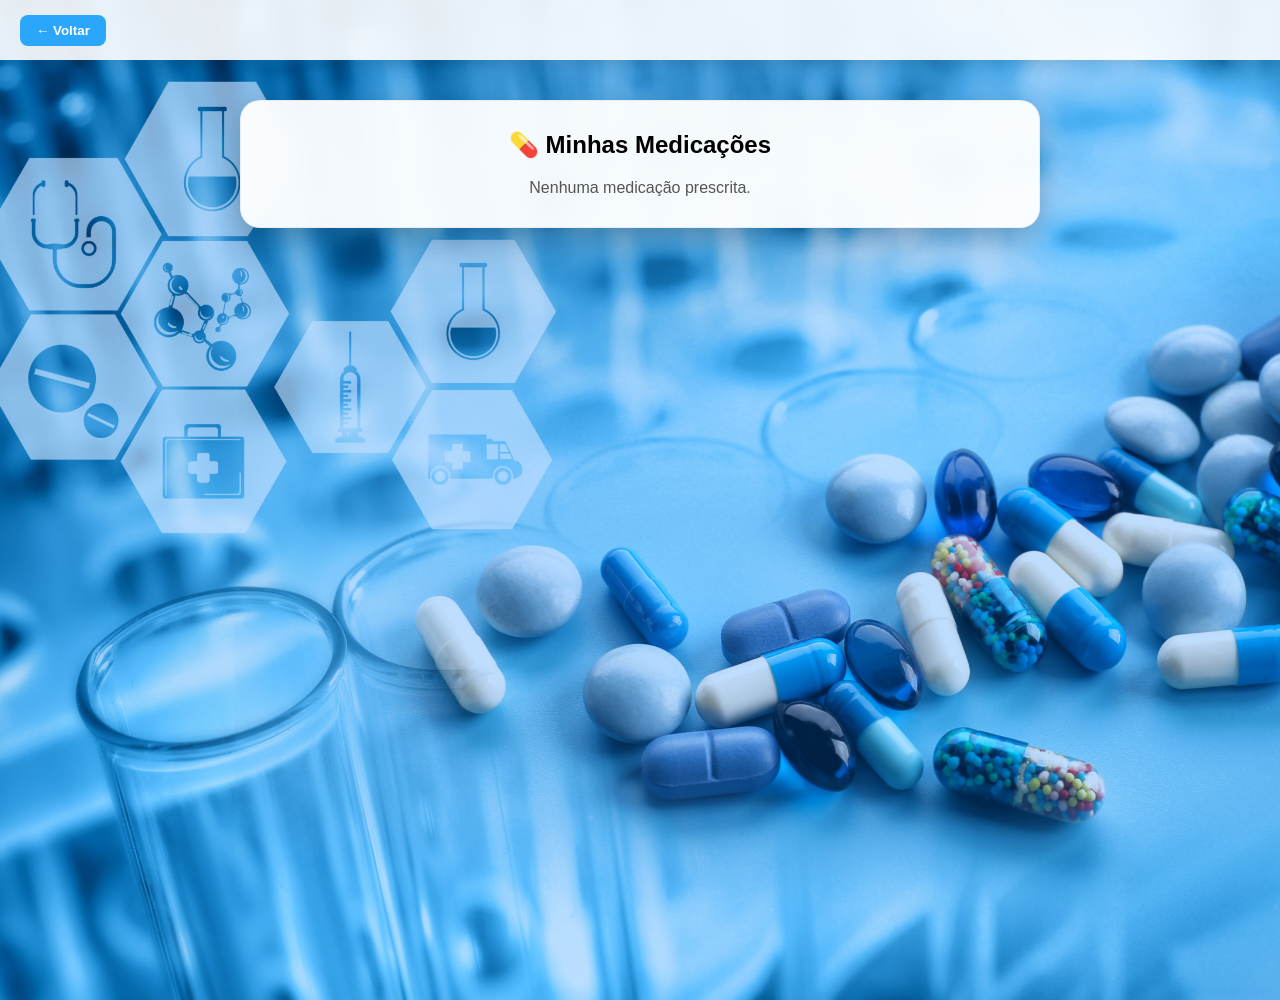
<file: Pulse-Vida-main/medicamentos.html>
<!DOCTYPE html>
<html lang="pt-BR">
<head>
<meta charset="UTF-8">
<meta name="viewport" content="width=device-width, initial-scale=1.0">
<link rel="stylesheet" href="Css/medicamentos.css">
<link rel="icon" type="image/png" href="imagens/favicon.png">
<link rel="manifest" href="./manifest.json">
<meta name="theme-color" content="#2aa7fa">
<title>Medicamentos</title>
</head>

<body>

<header class="topo">
  <button class="btn-voltar" onclick="voltar()">← Voltar</button>
</header>

<div class="container">

  <div class="card">
    <h2>💊 Minhas Medicações</h2>

    <div id="listaMeds"></div>

  </div>

</div>

<script>


function voltar(){
  window.location.href = "aba_a.html";
}

const cpf = localStorage.getItem("cpfLogado");

const lista = JSON.parse(localStorage.getItem("medicacoes_" + cpf)) || [];

const div = document.getElementById("listaMeds");

div.innerHTML = "";

// 🔥 FORMATA QUANTIDADE
function formatarQtd(qtd){
  if(!qtd) return "-";

  if(qtd.toLowerCase().includes("comprimido")) return qtd;

  return qtd + " comprimidos";
}

// 🔥 FORMATA HORÁRIO EM "CHIPS"
function formatarHorario(horario){
  if(!horario) return "-";

  return horario
    .split(",")
    .map(h => `<span class="chip-hora">${h.trim()}</span>`)
    .join("");
}

// 🔥 RENDER
if(lista.length === 0){
  div.innerHTML = "<p class='vazio'>Nenhuma medicação prescrita.</p>";
}

lista.forEach(m => {

  div.innerHTML += `
    <div class="med-card">

      <div class="med-esquerda">
        <strong>${m.nome}</strong>

        <div class="med-info">
          ${m.dose} mg • ${formatarQtd(m.qtd)}
        </div>
      </div>

      <div class="med-direita">
        <span class="titulo-horario">Horário da medicação</span>

        <div class="horarios">
          ${formatarHorario(m.horario)}
        </div>
      </div>

    </div>
  `;
});

</script>
<script src="app.js"></script>
</body>
</html>
</file>
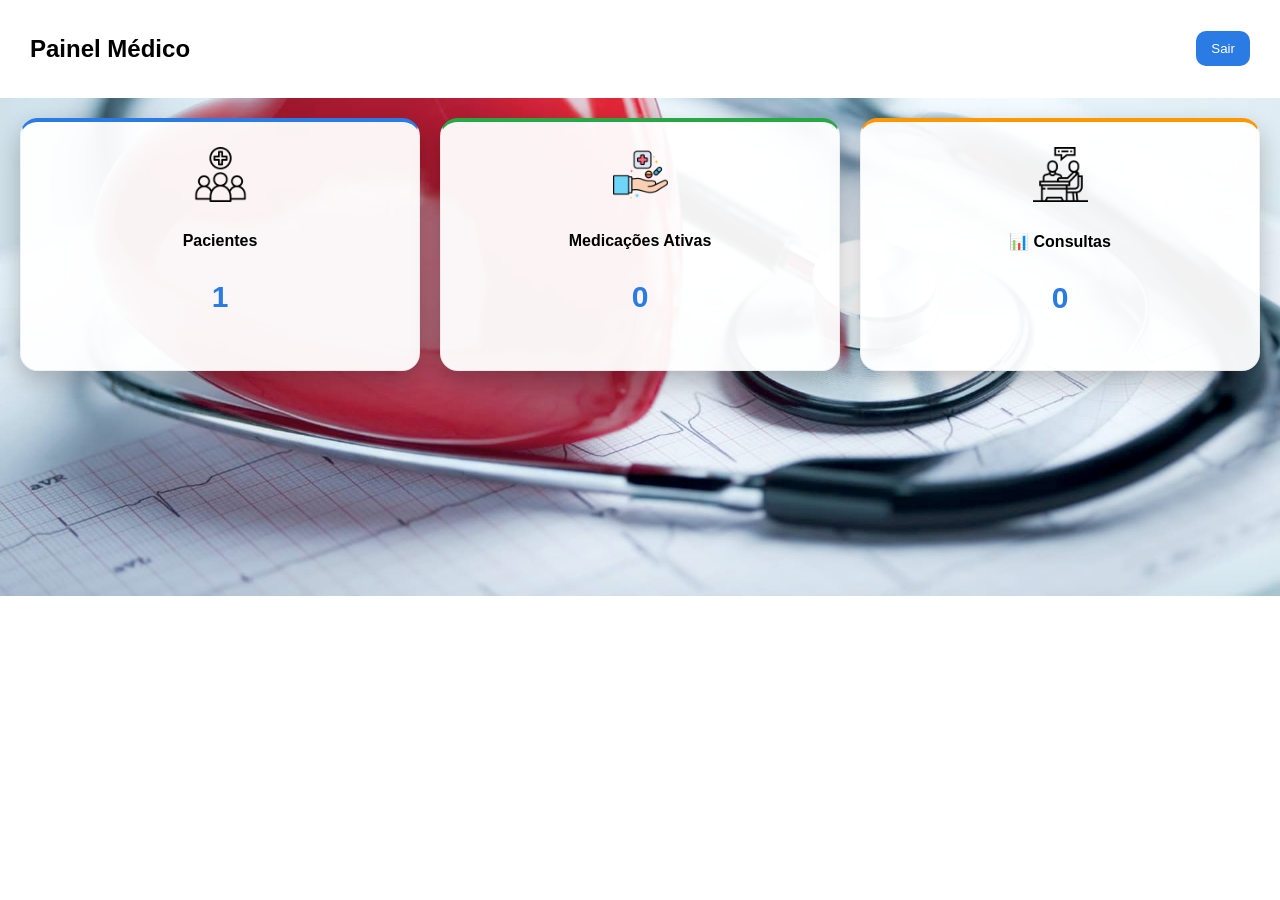
<file: Pulse-Vida-main/medico.html>
<!DOCTYPE html>
<html lang="pt-BR">
<head>
<meta charset="UTF-8">
<meta name="viewport" content="width=device-width, initial-scale=1.0">
<link rel="stylesheet" href="Css/medico.css">
<link rel="icon" type="image/png" href="imagens/favicon.png">
<link rel="manifest" href="./manifest.json">
<meta name="theme-color" content="#2aa7fa">
<title>Painel Médico</title>
</head>

<body>

<header class="topo-medico">
  <h2>Painel Médico</h2>
  <button onclick="logout()" class="btn-sair">Sair</button>
</header>

<!-- RESUMO -->
<div class="cards-resumo">

  <div class="card-resumo card-clickable" onclick="togglePacientes()">
    <img src="imagens/pacientes.png" class="icon-card">
    <h3>Pacientes</h3>
    <p id="totalPacientes">0</p>
  </div>

  <div class="card-resumo card-clickable" onclick="irParaMedicacoes()">
    <img src="imagens/medicacoes.png" class="icon-card">
    <h3>Medicações Ativas</h3>
    <p id="medicacoes">0</p>
  </div>

  <div class="card-resumo card-clickable" onclick="abrirModalConsultas()">
    <img src="imagens/consultamedico.png" class="icon-card">
    <h3>📊 Consultas</h3>
    <p id="consultas">0</p>
  </div>

</div>

<!-- PACIENTES -->
<div id="areaPacientes" class="container-pacientes" style="display:none;">
  <h2>👥 Pacientes</h2>

  <input type="text" id="buscaPaciente" placeholder="Buscar paciente..." onkeyup="filtrarPacientes()">

  <div id="listaPacientes"></div>
</div>

<!-- 💊 MODAL MEDICAÇÃO -->
<div id="modalMedicacao" class="modal">
  <div class="modal-content">

    <h2>💊 Nova Medicação</h2>

    <p id="pacienteNome"></p>

    <div class="form-grid">

  <div class="form-group">
    <label>Medicamento *</label>
    <select id="nomeMed">
      <option value="">Selecionar</option>
      <option>Losartana</option>
      <option>Enalapril</option>
      <option>Captopril</option>
      <option>Amlodipino</option>
      <option>Hidroclorotiazida</option>
    </select>
  </div>

  <div class="form-group">
    <label>Dosagem (mg) *</label>
    <select id="doseMed">
      <option value="">Selecionar</option>
      <option>25</option>
      <option>50</option>
      <option>100</option>
    </select>
  </div>

  <div class="form-group full">
    <label>Quantidade por dia *</label>
    <select id="qtdMed">
      <option value="">Selecionar</option>
      <option>1 vez ao dia</option>
      <option>2 vezes ao dia</option>
      <option>3 vezes ao dia</option>
    </select>
  </div>

</div>

    <label>Horários *</label>

    <div class="horarios-duplo">

      <div class="bloco-horario">
        <label>Período Diurno</label>
        <select id="horarioDia">
          <option value="">Selecionar</option>
          <option>08:00</option>
          <option>10:00</option>
          <option>12:00</option>
          <option>14:00</option>
          <option>16:00</option>
        </select>
      </div>

      <div class="bloco-horario">
        <label>Período Noturno</label>
        <select id="horarioNoite">
          <option value="">Selecionar</option>
          <option>19:00</option>
          <option>21:00</option>
          <option>23:00</option>
        </select>
      </div>

    </div>

    <div id="listaAtual"></div>

    <div class="acoes-modal">
      <button onclick="fecharModal()">Cancelar</button>
      <button onclick="salvarMedicacao()">Adicionar</button>
    </div>

  </div>
</div>

<!-- 👤 MODAL PACIENTE -->
<div id="modalPaciente" class="modal">
  <div class="modal-content">

    <h2>👤 Dados do Paciente</h2>

    <div class="info-box"><span>Nome</span><strong id="pNome"></strong></div>
    <div class="info-box"><span>CPF</span><strong id="pCpf"></strong></div>
    <div class="info-box"><span>Email</span><strong id="pEmail"></strong></div>
    <div class="info-box"><span>Telefone</span><strong id="pTelefone"></strong></div>
    <div class="info-box"><span>Data de Nascimento</span><strong id="pNascimento"></strong></div>
    <div class="info-box"><span>Endereço</span><strong id="pEndereco"></strong></div>

    <div class="acoes-modal">
      <button onclick="fecharModalPaciente()">Fechar</button>
    </div>

  </div>
</div>

<!-- 📊 MODAL CONSULTAS -->
<div id="modalConsultas" class="modal">
  <div class="modal-content">

    <h2>📊 Consultas Agendadas</h2>

    <div id="listaConsultas"></div>

    <div class="acoes-modal">
      <button onclick="fecharModalConsultas()">Fechar</button>
    </div>

  </div>
</div>




<script>

// ===============================
const usuarios = JSON.parse(localStorage.getItem("usuarios")) || [];
const pacientes = usuarios.filter(u => !u.tipo || u.tipo === "paciente");

document.getElementById("totalPacientes").innerText = pacientes.length;

// ===============================
function atualizarMedicacoes(){
  let total = 0;

  pacientes.forEach(p => {
    const meds = JSON.parse(localStorage.getItem("medicacoes_" + p.cpf)) || [];
    total += meds.length;
  });

  document.getElementById("medicacoes").innerText = total;
}

// ===============================
function atualizarConsultas(){
  const lista = JSON.parse(localStorage.getItem("consultasRealizadas")) || [];
  document.getElementById("consultas").innerText = lista.length;
}

// ===============================
function togglePacientes(){
  const area = document.getElementById("areaPacientes");
  area.style.display = area.style.display === "none" ? "block" : "none";
  renderPacientes(pacientes);
}

// ===============================
function renderPacientes(lista){

  const div = document.getElementById("listaPacientes");
  div.innerHTML = "";

  lista.forEach(p => {

    const atendimento = JSON.parse(localStorage.getItem("ultimoAtendimento_" + p.cpf));
    const resumo = JSON.parse(localStorage.getItem("resumoAtendimento_" + p.cpf));

    let nivel = atendimento?.nivel || resumo?.nivel || "sem dados";
    let cor = "gray";

  if(nivel === "baixo") cor = "green";
  if(nivel === "medio") cor = "orange";
  if(nivel === "alto") cor = "darkorange";
  if(nivel === "critico") cor = "red";
  if(nivel === "sem dados") cor = "gray";

    div.innerHTML += `
      <div class="paciente-lista" onclick="abrirPaciente('${p.cpf}')">
        <h3>${p.nome}</h3>
        <p>CPF: ${p.cpf}</p>
        <p><strong>Nível:</strong>
        <span style="background:${cor};color:white;padding:4px 10px;border-radius:8px;">
        ${nivel}</span></p>

        <button onclick="event.stopPropagation(); abrirModalMedicacao('${p.cpf}', '${p.nome}')">
          💊 Prescrever
        </button>
      </div>
    `;
  });
}

// ===============================
function filtrarPacientes(){
  const termo = document.getElementById("buscaPaciente").value.toLowerCase();
  const filtrados = pacientes.filter(p => p.nome.toLowerCase().includes(termo));
  renderPacientes(filtrados);
}

// ===============================
function abrirPaciente(cpf){
  const user = usuarios.find(u => u.cpf === cpf);

  document.getElementById("pNome").innerText = user.nome || "-";
  document.getElementById("pCpf").innerText = user.cpf || "-";
  document.getElementById("pEmail").innerText = user.email || "-";
  document.getElementById("pTelefone").innerText = user.telefone || "-";
  document.getElementById("pNascimento").innerText = user.dataNascimento || "-";
  document.getElementById("pEndereco").innerText =
    (user.endereco || "-") + ", " + (user.numero || "-");

  document.getElementById("modalPaciente").style.display = "flex";
}

function fecharModalPaciente(){
  document.getElementById("modalPaciente").style.display = "none";
}

// ===============================
let cpfSelecionado = null;

function abrirModalMedicacao(cpf, nome){
  cpfSelecionado = cpf;
  document.getElementById("pacienteNome").innerText = "Paciente: " + nome;
  document.getElementById("modalMedicacao").style.display = "flex";
}

function fecharModal(){
  document.getElementById("modalMedicacao").style.display = "none";
}

// ===============================
function salvarMedicacao(){

  const nome = document.getElementById("nomeMed").value;
  const dose = document.getElementById("doseMed").value;
  const qtd = document.getElementById("qtdMed").value;

  const dia = document.getElementById("horarioDia").value;
  const noite = document.getElementById("horarioNoite").value;

  const horario = [dia, noite].filter(h => h !== "").join(", ");

  if(!nome || !dose || !qtd || !horario){
    alert("Preencha tudo!");
    return;
  }

  let lista = JSON.parse(localStorage.getItem("medicacoes_" + cpfSelecionado)) || [];

  lista.push({
    nome,
    dose,
    qtd,
    horario
  });

  localStorage.setItem("medicacoes_" + cpfSelecionado, JSON.stringify(lista));

  alert("Medicação adicionada!");

  fecharModal();
  atualizarMedicacoes();
}

// ===============================
function abrirModalConsultas(){

  const lista = JSON.parse(localStorage.getItem("consultasRealizadas")) || [];
  const div = document.getElementById("listaConsultas");

  if(lista.length === 0){
    div.innerHTML = "<p>Nenhuma consulta encontrada</p>";
  } else {
    div.innerHTML = lista.map(c => `
      <div class="consulta-item">
        <strong>${c.paciente?.nome || "-"}</strong><br>
        🏥 ${c.unidade}<br>
        📅 ${c.data}<br>
        ⏰ ${c.horario}
      </div>
    `).join("");
  }

  document.getElementById("modalConsultas").style.display = "flex";
}

function fecharModalConsultas(){
  document.getElementById("modalConsultas").style.display = "none";
}



function irParaMedicacoes(){
  window.location.href = "ativo.html";
}
// ===============================
function logout(){
  localStorage.removeItem("cpfLogado");
  localStorage.removeItem("tipoUsuario");
  window.location.href = "login.html";
}

// ===============================
atualizarMedicacoes();
atualizarConsultas();

</script>
<script src="app.js"></script>
</body>
</html>
</file>
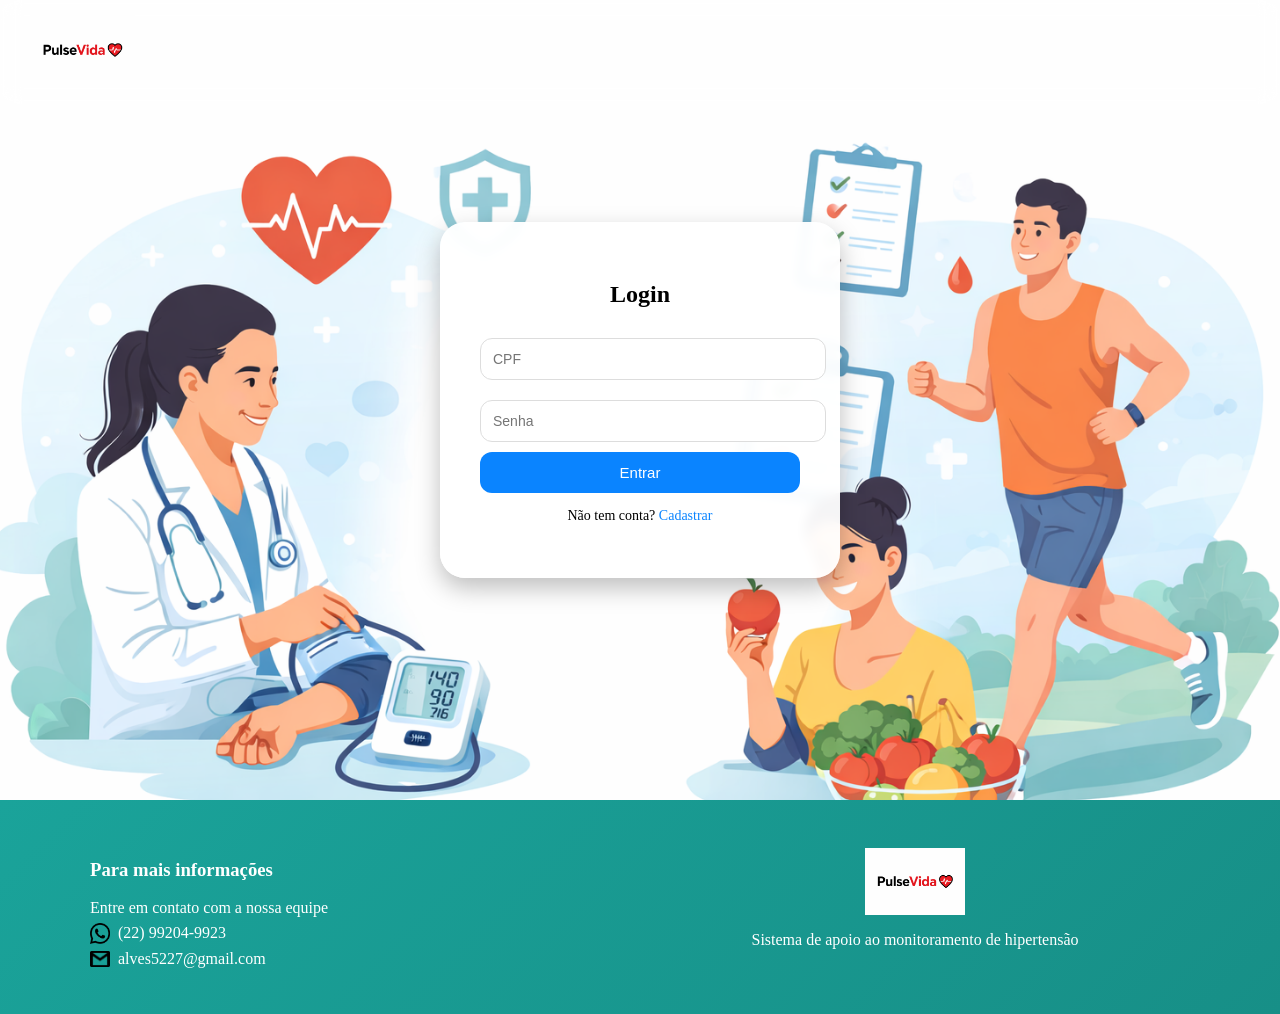
<file: Pulse-Vida-main/pressao.html>
<!DOCTYPE html>
<html lang="pt-BR">
<head>
<meta charset="UTF-8">

<meta name="viewport" content="width=device-width, initial-scale=1.0">

<link rel="stylesheet" href="Css/pressao.css">
<link rel="icon" type="image/png" href="imagens/favicon.png">
<link rel="manifest" href="./manifest.json">
<meta name="theme-color" content="#2aa7fa">
<title>Pressão</title>
</head>

<body>

<!-- TOPO -->
<header class="topo">
  <button class="btn-voltar" onclick="voltar()">← Voltar</button>
</header>

<!-- CONTAINER -->
<div class="container">

  <div class="card">

    <h2>Registrar Pressão</h2>

    <input id="sis" placeholder="Sistólica (ex: 120)">
    <input id="dia" placeholder="Diastólica (ex: 80)">
    <input id="bpm" placeholder="BPM">

    <button onclick="salvar()">Salvar</button>

    <!-- STATUS -->
    <h3 id="status"></h3>

  </div>

</div>

<script>

// 🔐 PROTEÇÃO
const cpf = localStorage.getItem("cpfLogado");

if (!cpf) {
  window.location.href = "login.html";
}

// 🔙 VOLTAR
function voltar() {
  window.location.href = "aba_a.html";
}

// 💾 SALVAR PRESSÃO
function salvar() {

  const sisVal = parseInt(document.getElementById("sis").value);
  const diaVal = parseInt(document.getElementById("dia").value);

  if (!sisVal || !diaVal) {
    alert("Preencha corretamente!");
    return;
  }

  let classificacao = "";
  let classe = "";

  // 🔥 CLASSIFICAÇÃO
  if (sisVal >= 180 || diaVal >= 120) {
    classificacao = "🔴 CRÍTICO";
    classe = "status-critico";
  }
  else if (sisVal >= 140 || diaVal >= 90) {
    classificacao = "🟡 ATENÇÃO";
    classe = "status-alerta";
  }
  else {
    classificacao = "🟢 NORMAL";
    classe = "status-normal";
  }



  // 💾 SALVAR DADOS
const dados = {
  pressao: sisVal + "/" + diaVal,
  bpm: document.getElementById("bpm").value || 0,
  status: classificacao,
  data: new Date().toISOString() // 🔥 NOVO
};
  localStorage.setItem("dadosSaude_" + cpf, JSON.stringify(dados));

  // 🔄 VOLTAR PARA DASHBOARD
  setTimeout(() => {
    window.location.href = "aba_a.html";
  }, 1200);
}

</script>

<script src="app.js"></script>
</body>
</html>
</file>
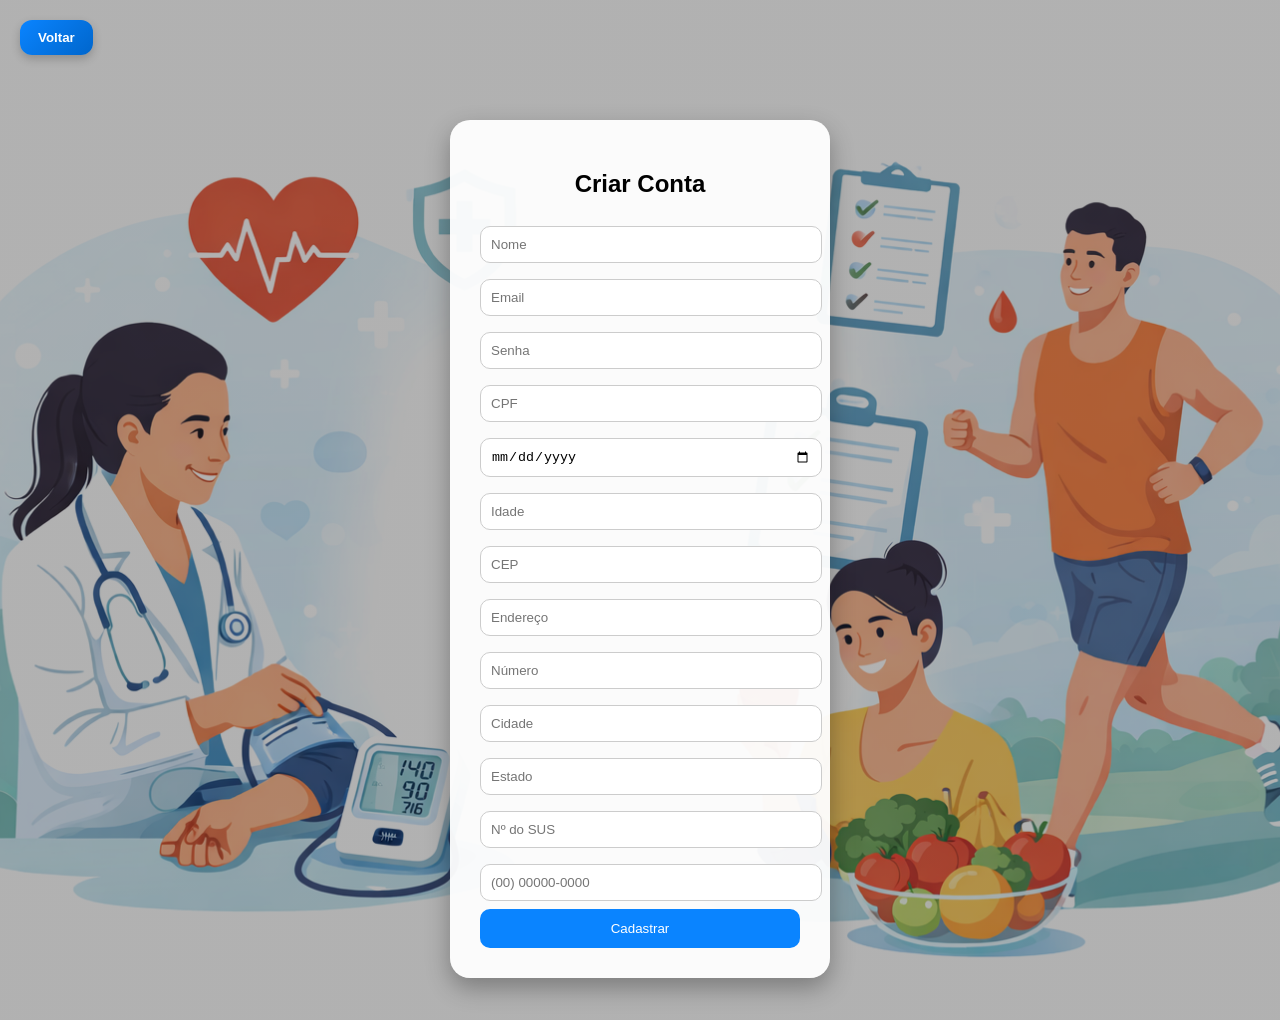
<file: Pulse-Vida-main/tela_cadastro.html>
<!DOCTYPE html>
<html lang="pt-BR">
<head>
<meta charset="UTF-8">
<meta name="viewport" content="width=device-width, initial-scale=1.0">
<link rel="stylesheet" href="Css/Cadastro.css">
<link rel="icon" type="image/png" href="imagens/favicon.png">
<link rel="manifest" href="./manifest.json">
<meta name="theme-color" content="#2aa7fa">
<title>Cadastro</title>
</head>

<body>
<button class="btn-voltar" onclick="voltarLogin()">Voltar</button>

<div class="cadastro-container">

<h2>Criar Conta</h2>

<form onsubmit="cadastrar(event)">

<input id="nome" placeholder="Nome" required>
<input id="email" placeholder="Email" required>
<input type="password" id="senha" placeholder="Senha" required>
<input id="cpf" placeholder="CPF" maxlength="11"
oninput="this.value = this.value.replace(/\D/g, '')" required>

<input type="date" id="dataNascimento" onchange="calcularIdade()" required>
<input id="idade" placeholder="Idade" readonly>

<input id="cep" placeholder="CEP" maxlength="8"
oninput="this.value = this.value.replace(/\D/g, '')"
onblur="buscarCEP()" required>

<input id="endereco" placeholder="Endereço">
<input id="numero" placeholder="Número">
<input id="cidade" placeholder="Cidade">
<input id="estado" placeholder="Estado">

<input id="sus" placeholder="Nº do SUS" maxlength="8"
oninput="this.value = this.value.replace(/\D/g, '')" required>

<input id="telefone" placeholder="(00) 00000-0000"
oninput="formatarTelefone(this)">

<button type="submit">Cadastrar</button>

</form>

</div>

<script>


function voltarLogin(){
  window.location.href = "login.html";
}


function calcularIdade() {
  const data = document.getElementById("dataNascimento").value;
  if (!data) return;

  const hoje = new Date();
  const nascimento = new Date(data);

  let idade = hoje.getFullYear() - nascimento.getFullYear();
  const m = hoje.getMonth() - nascimento.getMonth();

  if (m < 0 || (m === 0 && hoje.getDate() < nascimento.getDate())) idade--;

  document.getElementById("idade").value = idade;
}

function buscarCEP() {
  const cep = document.getElementById("cep").value;
  if (cep.length !== 8) return;

  fetch(`https://viacep.com.br/ws/${cep}/json/`)
    .then(res => res.json())
    .then(dados => {
      document.getElementById("endereco").value = dados.logradouro || "";
      document.getElementById("cidade").value = dados.localidade || "";
      document.getElementById("estado").value = dados.uf || "";
    });
}

function formatarTelefone(input) {
  let v = input.value.replace(/\D/g, "");
  if (v.length > 11) v = v.slice(0, 11);

  if (v.length > 6) {
    input.value = `(${v.slice(0,2)}) ${v.slice(2,7)}-${v.slice(7)}`;
  } else if (v.length > 2) {
    input.value = `(${v.slice(0,2)}) ${v.slice(2)}`;
  } else {
    input.value = v;
  }
}

function cadastrar(e) {
  e.preventDefault();

  const usuario = {
    tipo: "paciente", // 🔥 ESSENCIAL
    nome: nome.value,
    email: email.value,
    senha: senha.value,
    cpf: cpf.value,
    sus: sus.value,
    dataNascimento: dataNascimento.value,
    idade: idade.value,
    cep: cep.value,
    endereco: endereco.value,
    numero: numero.value,
    cidade: cidade.value,
    estado: estado.value,
    telefone: telefone.value
  };

  let lista = JSON.parse(localStorage.getItem("usuarios")) || [];

  if (lista.some(u => u.cpf === usuario.cpf)) {
    alert("CPF já cadastrado");
    return;
  }

  lista.push(usuario);
  localStorage.setItem("usuarios", JSON.stringify(lista));

  localStorage.setItem("cpfLogado", usuario.cpf);
  localStorage.setItem("tipoUsuario", "paciente");

  alert("Cadastro realizado!");
  window.location.href = "aba_a.html";
}

</script>
<script src="app.js"></script>
</body>
</html>
</file>
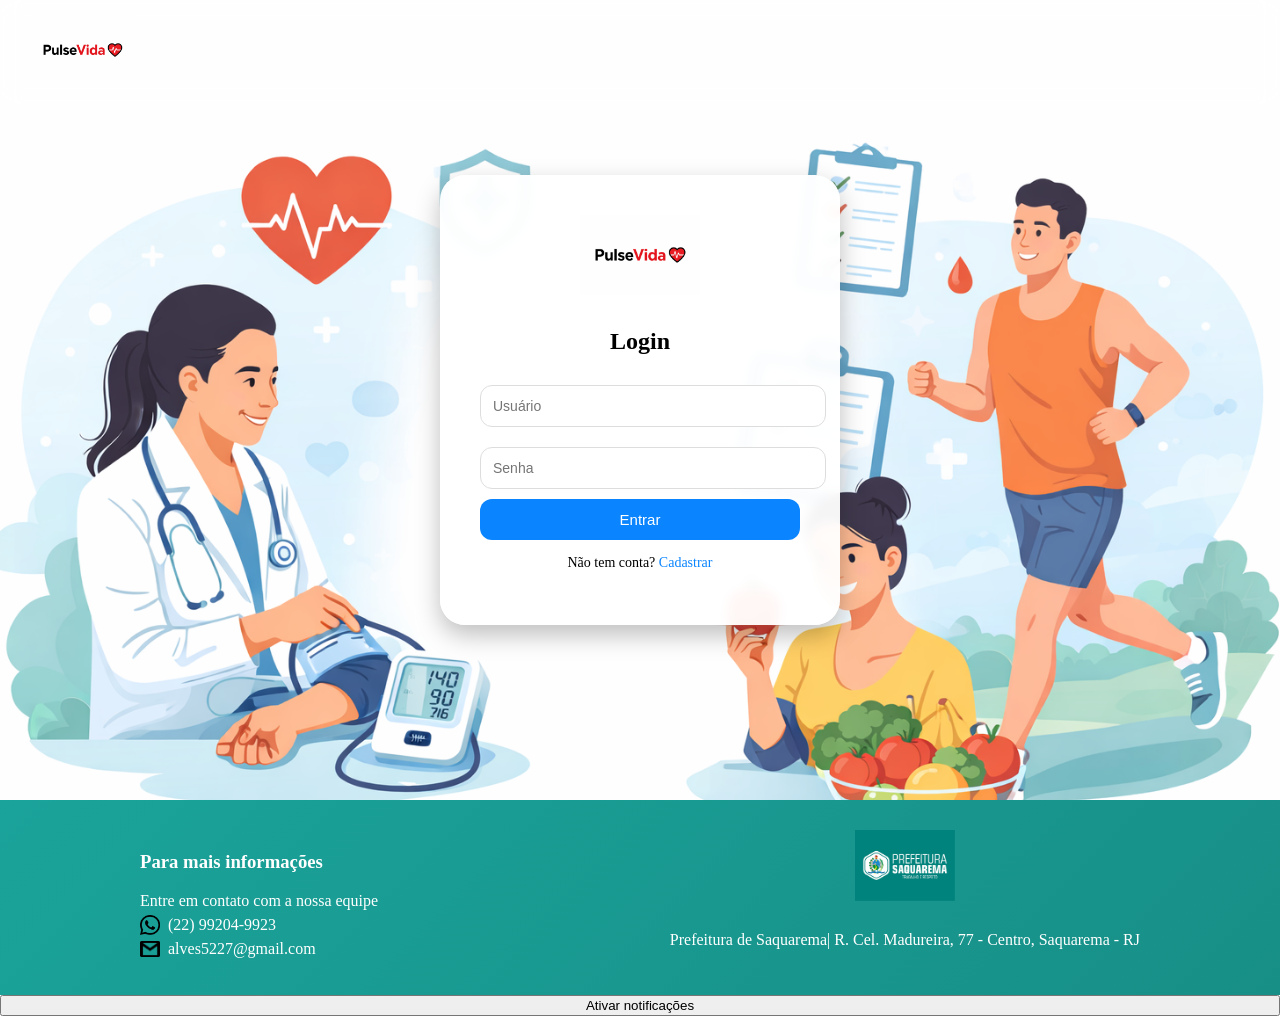
<file: pulse_vida tarefa 5/aba_c.html>
<!DOCTYPE html>
<html lang="pt-BR">
<head>
<meta charset="UTF-8">
<meta nome="viewport" conteúdo="largura=largura-dispositivo, escala-inicial=1.0">
<link rel="stylesheet" href="Css/aba_c.css">
<title>Agendamento</title>
</head>

<body>
<script>
if (localStorage.getItem("logado") !== "true") {
  window.location.href = "login.html";
}
</script>
<header>
  <a class="pulse"  href="index.html" > <h1>  PulseVida ❤️</h1> </a>
    <nav>
      <a href="aba_a.html" >Solicitar</a>
      <a href="aba_b.html" >Solicitações</a>
      <a href="aba_c.html" >Agendamento</a>
      <a href="aba_d.html" >Recomendações</a>
    </nav>
 
</header>

<h1 class="titulo">Agendamento</h1>

<div class="textos">

<form>
  <input type="text" placeholder="Nome"><br><br>
  <input type="date"><br><br>
  <input type="time"><br><br>
  <button>Agendar</button>
</form>

</div>

</body>
</html>
</file>
<file: Pulse-Vida-main/Css/style.css>
/* RESET */
* {
  margin: 0;
  padding: 0;
  box-sizing: border-box;
}

body {
  font-family: Arial;
  background: #f2f6fb;
}

/* ===== HEADER ===== */
header {
  display: flex;
  justify-content: space-between;
  align-items: center;
  background: white;
  padding: 15px 30px;
}

.logo img {
  height: 60px;
}

.area-login {
  display: flex;
  gap: 10px;
  align-items: center;
}

.btn-login {
  background: #0a84ff;
  color: white;
  padding: 8px 15px;
  border-radius: 10px;
  text-decoration: none;
}

.btn-login:hover {
  background: #0066cc;
}

/* ===== CONTAINER ===== */
.container {
  display: flex;
  justify-content: space-between;
  align-items: center;
  padding: 60px;
  gap: 40px;
}

/* ===== SLIDER ===== */
.slider {
  max-width: 500px;
}

.slides {
  position: relative;
}

.slide {
  display: none;
  opacity: 0;
  transition: opacity 0.5s ease;
}

.slide.ativo {
  display: block;
  opacity: 1;
}

/* ===== BOTÕES ===== */
.controles {
  margin-top: 20px;
  display: flex;
  gap: 15px;
}

.controles button {
  width: 45px;
  height: 45px;
  border: none;
  border-radius: 50%;
  background: #0a84ff;
  color: white;
  cursor: pointer;
  font-size: 18px;
  transition: 0.2s;
}

.controles button:hover {
  background: #0066cc;
}

/* ===== IMAGEM ===== */
.imagem img {
  width: 350px;
  border-radius: 20px;
  transition: opacity 0.5s ease;
}

/* ===== SEÇÕES ===== */
.info {
  padding: 60px;
  text-align: center;
}

.cards {
  display: flex;
  justify-content: center;
  gap: 20px;
  flex-wrap: wrap;
}

.card {
  background: white;
  padding: 20px;
  border-radius: 15px;
  width: 250px;
  box-shadow: 0px 5px 15px rgba(0,0,0,0.1);
  transition: 0.3s;
}

.card:hover {
  transform: translateY(-5px);
}

/* ===== SOBRE ===== */
.sobre-container {
  display: flex;
  gap: 40px;
  padding: 60px;
  align-items: center;
}

.sobre-img img {
  width: 400px;
  border-radius: 20px;
}

/* ===== FOOTER ===== */
.footer {
  background: #178f87;
  color: white;
  padding: 40px;
  margin-top: 40px;
}

/* layout geral */
.footer-container {
  display: flex;
  justify-content: space-between;
  align-items: center;
  flex-wrap: wrap;
}

/* lado esquerdo */
.footer-contato {
  text-align: left;
}

.footer-contato img {
  width: 20px;
}

/* central */
.footer-centro {
  flex: 1;
  display: flex;
  flex-direction: column;
  align-items: center;
  text-align: center;
}

.footer-centro img {
  width: 80px;
  margin-bottom: 10px;
}

/* icones */
.whatsapp, .email {
  display: flex;
  gap: 8px;
  align-items: center;
}
</file>
<file: pulse_vida tarefa 5/Css/style.css>
/* RESET */
* {
  box-sizing: border-box;
}

body {
  margin: 0;
  font-family: Arial;
  background: #f2f6fb;
}

/* HEADER */
header {
  background: white;
  padding: 20px;
  display: flex;
  justify-content: space-between;
}

nav a {
  background: #0a84ff;
  color: white;
  padding: 8px 15px;
  border-radius: 15px;
  text-decoration: none;
}

/* CONTAINER */
.container {
  display: flex;
  justify-content: space-around;
  align-items: center;
  padding: 40px;
}

/* SLIDER */
.slider {
  display: flex;
  align-items: center;
  gap: 15px;
  max-width: 400px;
  background: white;
  padding: 20px;
  border-radius: 20px;
}

.slides {
  width: 100%;
}

/* 🔥 SEM BUG */
.slide {
  display: none;
  opacity: 0;
  transition: opacity 0.4s ease;
}

.slide.ativo {
  display: block;
  opacity: 1;
}

/* SETAS */
.seta {
  background: #0a84ff;
  color: white;
  border: none;
  padding: 8px;
  border-radius: 50%;
  cursor: pointer;
}

/* IMAGEM */
.imagem img {
  width: 300px;
  border-radius: 20px;
  transition: opacity 0.4s ease;
}

/* CARDS */
.info {
  padding: 50px;
  text-align: center;
}

.cards {
  display: flex;
  justify-content: center;
  gap: 20px;
  flex-wrap: wrap;
}

.card {
  background: white;
  padding: 25px;
  width: 250px;
  border-radius: 20px;
  box-shadow: 0px 5px 15px rgba(0,0,0,0.1);
}

.icone {
  font-size: 30px;
}

/* SOBRE */
.sobre-container {
  display: flex;
  justify-content: space-between;
  align-items: center;
  max-width: 1100px;
  margin: auto;
  padding: 40px;
}

.sobre-texto {
  width: 50%;
}

.sobre-img {
  width: 50%;
  display: flex;
  justify-content: center;
}

.sobre-img img {
  width: 450px;
  border-radius: 20px;
}

/* FOOTER */
/* ===== FOOTER ===== */
.footer {
  background: linear-gradient(135deg, #1aa39a, #178f87);
  color: white;
  padding: 40px;
}

/* layout do footer */
.footer-container {
  display: flex;
  justify-content: space-between;
  align-items: center;
  max-width: 1100px;
  margin: auto;
}

/* esquerda */
.footer-contato {
  text-align: left;
}

.footer-contato h3 {
  margin-bottom: 10px;
}

.footer-contato p {
  margin: 5px 0;
}

/* whatsapp */
.whatsapp {
  display: flex;
  align-items: center;
  gap: 8px;
}

.whatsapp img {
  width: 20px;
}

/* centro */
.footer-centro {
  text-align: center;
}

.footer-centro img {
  width: 120px;
  margin-bottom: 10px;
}

/* botão topo */
#btnTopo {
  position: fixed;
  right: 20px;
  bottom: 20px;

  background: white;
  color: #1aa39a;
  border: none;
  padding: 10px;
  border-radius: 50%;
  cursor: pointer;

  opacity: 0;
  transition: 0.3s;
}

/* RESPONSIVO */
@media (max-width: 768px) {
  .footer-container {
    flex-direction: column;
    gap: 20px;
    text-align: center;
  }
}

/* BOTÃO TOPO */
#btnTopo {
  position: fixed;
  right: 20px;
  bottom: 20px;
  background: white;
  border: none;
  padding: 10px;
  border-radius: 50%;
  cursor: pointer;
  opacity: 0;
}

/* RESPONSIVO */
@media (max-width: 768px) {
  .container,
  .sobre-container {
    flex-direction: column;
  }
}

.email {
  display: flex;
  align-items: center;
  gap: 8px;
}

.email img {
  width: 20px;
}

/* ===== HEADER ===== */
header {
  background: white;
  padding: 15px 30px;
  display: flex;
  justify-content: space-between;
  align-items: center;
}

/* LOGO */
.logo img {
  height: 100px;
  width: auto;
}

/* LOGIN AREA */
.nav-login {
  display: flex;
  align-items: center;
  gap: 10px;
}

/* TEXTO LOGIN */
.texto-login {
  font-size: 14px;
  color: #333;
  font-weight: 500;
}

/* BOTÃO LOGIN */
.nav-login a {
  background: #0a84ff;
  color: white;
  padding: 8px 18px;
  border-radius: 20px;
  text-decoration: none;
  transition: 0.3s;
}

.nav-login a:hover {
  transform: scale(1.05);
}



/* RESET */
* {
  box-sizing: border-box;
}

body {
  margin: 0;
  font-family: Arial;
  background: #f2f6fb;
}

/* ===== HEADER PADRÃO ===== */
header {
  background: white;
  padding: 15px 30px;
  display: flex;
  justify-content: space-between;
  align-items: center;
}

/* LOGO */
.logo img {
  height: 70px;
  cursor: pointer;
}

/* ===== LOGIN BUTTON ===== */
.nav-login {
  display: flex;
  align-items: center;
  gap: 10px;
}



/* */
.texto-login {
  font-size: 14px;
}

.nav-login a {
  background: #0a84ff;
  color: white;
  padding: 8px 18px;
  border-radius: 20px;
  text-decoration: none;
}

/* ===== LOGIN BOX ===== */
.login-container {
  width: 300px;
  margin: 100px auto;
  background: white;
  padding: 30px;
  border-radius: 20px;
  text-align: center;
  box-shadow: 0px 5px 20px rgba(0,0,0,0.1);
}

.login-container input {
  width: 100%;
  padding: 10px;
  margin: 10px 0;
  border-radius: 10px;
  border: 1px solid #ccc;
}

.login-container button {
  width: 100%;
  padding: 10px;
  background: #0a84ff;
  color: white;
  border: none;
  border-radius: 10px;
}


/* ===== AREA LOGIN (CORRIGIDO) ===== */
.area-login {
  display: flex;
  align-items: center;
  gap: 12px;
}

/* TEXTO */
.texto-login {
  font-size: 14px;
  color: #333;
}

/* BOTÃO BONITO */
.btn-login {
  background: linear-gradient(135deg, #0a84ff, #2f8fb3);
  color: white;
  padding: 8px 18px;
  border-radius: 20px;
  text-decoration: none;
  font-weight: 500;
  transition: 0.3s;
  letter-spacing: 0.5px;

}

/* HOVER (efeito top) */
.btn-login:hover {
  transform: translateY(-2px);
  box-shadow: 0px 5px 12px rgba(0,0,0,0.2);
}

/* CLICK */
.btn-login:active {
  transform: scale(0.95);
}
</file>
<file: Pulse-Vida-main/Css/aba_a.css>
/* RESET */
* {
  margin: 0;
  padding: 0;
  box-sizing: border-box;
  font-family: Arial;
}

/* FUNDO */
body {
  min-height: 100vh;
  background: 
    linear-gradient(rgba(0, 123, 255, 0.35), rgba(0, 123, 255, 0.35)),
    url("../imagens/saude.jpg");

  background-size: cover;
  background-position: center;
}

/* HEADER */
.topo {
  display: flex;
  justify-content: space-between;
  align-items: center;
  padding: 15px 30px;
  background: rgba(255,255,255,0.9);
}

.logo-topo {
  display: flex;
  align-items: center;
  gap: 10px;
}

.logo-topo img {
  width: 50px;
}

.btn-sair {
  background: linear-gradient(135deg, #0a84ff, #0066cc);
  color: white;
  border: none;
  padding: 8px 15px;
  border-radius: 10px;
  cursor: pointer;

  box-shadow: 0 4px 10px rgba(0,0,0,0.2);
  transition: 0.2s;
}

.btn-sair:hover {
  transform: scale(1.05);
}

/* CARDS PRINCIPAIS */
.cards {
  display: flex;
  justify-content: center;
  gap: 20px;
  margin-top: 30px;
}

.card {
  background: white;
  padding: 20px 30px;
  border-radius: 15px;
  cursor: pointer;
  text-align: center;
  font-weight: bold;

  box-shadow: 
    0 4px 10px rgba(0,0,0,0.1),
    0 10px 25px rgba(0,0,0,0.15);

  transition: all 0.25s ease;
  border: 1px solid rgba(0, 0, 0, 0.05);
}

.card:hover {
  transform: translateY(-6px);
}

.icon {
  width: 40px;
  height: 40px;
  margin-bottom: 10px;
}

.card span {
  display: block;
  margin-top: 5px;
}

/* ALERTAS */
.alerta-baixo { background: #d4edda; color: green; }
.alerta-medio { background: #fff3cd; color: #856404; }
.alerta-alto { background: #ffe5b4; color: #cc7000; }
.alerta-critico { background: #f8d7da; color: red; }

/* RESUMO */
.resumo-banner {
  width: 100%;
  margin: 20px 0;
  max-width: 100%;
  background: rgba(255,255,255,0.85);
  backdrop-filter: blur(10px);
  padding: 20px;
  border-radius: 20px;
  text-align: center;

  box-shadow: 0 10px 30px rgba(0,0,0,0.15);
}

.resumo-cards {
  display: flex;
  justify-content: center;
  align-items: center;
  gap: 30px;
  margin-top: 20px;
  flex-wrap: wrap;
}

.resumo-box {
  background: white;
  padding: 15px;
  border-radius: 15px;
  width: 160px;
  height: 140px;

  display: flex;
  flex-direction: column;
  justify-content: center;
  align-items: center;
  gap: 5px;

  box-shadow: 
    0 4px 10px rgba(0,0,0,0.1),
    0 10px 25px rgba(0,0,0,0.15);

  cursor: pointer;
  transition: all 0.25s ease;

  border: 1px solid rgba(0,0,0,0.05);
}

.resumo-box:hover {
  transform: translateY(-6px);

  box-shadow: 
    0 8px 20px rgba(0,0,0,0.15),
    0 15px 35px rgba(0,0,0,0.2);
}

.resumo-box h2 {
  font-size: 22px;
}

.resumo-box p {
  font-size: 14px;
}

.icon-resumo {
  width: 45px;
  height: 45px;
  object-fit: contain;
}

/* MODAL */
.modal {
  position: fixed;
  top: 0;
  left: 0;
  width: 100%;
  height: 100%;
  display: none;
  background: rgba(0,0,0,0.5);
  justify-content: center;
  align-items: center;
  z-index: 999;
}

.modal-content {
  background: rgba(255,255,255,0.95);
  backdrop-filter: blur(10px);

  padding: 25px;
  border-radius: 20px;

  max-width: 350px;
  width: 90%;

  box-shadow: 
    0 10px 25px rgba(0,0,0,0.2),
    0 20px 50px rgba(0,0,0,0.15);

  animation: aparecerModal 0.25s ease;
}

.modal-content h3 {
  text-align: center;
  margin-bottom: 15px;
  font-size: 20px;
}

/* ANIMAÇÃO */
@keyframes aparecerModal {
  from {
    transform: translateY(30px);
    opacity: 0;
  }
  to {
    transform: translateY(0);
    opacity: 1;
  }
}

/* CONSULTA */
.consulta-container {
  display: flex;
  flex-direction: column;
  gap: 12px;
}

.status {
  text-align: center;
  padding: 10px;
  border-radius: 12px;
  font-weight: bold;
  box-shadow: inset 0 0 5px rgba(0,0,0,0.05);
}

.status-confirmado {
  background: #d4edda;
  color: green;
}

.status-pendente {
  background: #fff3cd;
  color: #856404;
}

.status-recusado {
  background: #f8d7da;
  color: red;
}

.info {
  display: flex;
  flex-direction: column;
  gap: 3px;
  padding: 5px 0;
  border-bottom: 1px solid rgba(0,0,0,0.05);
}

.info:last-child {
  border-bottom: none;
}

.info span {
  font-size: 12px;
  color: gray;
}

.info strong {
  font-size: 15px;
}


/* 🔥 MODAL MODERNO */
.consulta-moderno{
  width:350px;
}

.top-modal{
  display:flex;
  justify-content:space-between;
  align-items:center;
  margin-bottom:15px;
}

.fechar-x{
  cursor:pointer;
  font-size:16px;
  color:#888;
}

.status-consulta{
  padding:10px;
  border-radius:12px;
  font-weight:bold;
  text-align:center;
  margin-bottom:15px;
}

.item-consulta{
  display:flex;
  gap:10px;
  align-items:center;
  padding:10px 0;
  border-bottom:1px solid #eee;
}

.item-consulta:last-child{
  border:none;
}

.item-consulta span{
  font-size:12px;
  color:#777;
}

.btn-fechar-moderno{
  margin-top:15px;
  width:100%;
  padding:12px;
  border:none;
  border-radius:12px;
  background:linear-gradient(135deg,#2a7be4,#0056c7);
  color:white;
  font-weight:bold;
  cursor:pointer;
}

.alerta-container {
  display: flex;
  justify-content: center;
  margin: 20px 0;
}

.alerta-container .card {
  width: 90%;
  max-width: 350px;
  text-align: center;
  border-radius: 15px;
}

.alerta-container button {
  width: 80%;
  margin-top: 10px;
}
@media (max-width: 768px) {

  .card {
  width: 100%;
  height: 140px; /* 🔥 força todos iguais */
  display: flex;
  flex-direction: column;
  justify-content: center;
  align-items: center;
  border-radius: 20px;

}

.icon {
  width: 55px;
  height: 55px;
}

.cards {
  display: grid;
  grid-template-columns: 1fr 1fr;
  gap: 15px;
  padding: 0 10px;
}

  .resumo-banner {
  width: 90%;
  max-width: 400px;
  margin: 25px auto; /* 🔥 ISSO CENTRALIZA */
  display: flex;
  flex-direction: column;
  align-items: center; /* 🔥 centraliza conteúdo interno */
  text-align: center;
}

  .resumo-cards {
    flex-direction: column;
    gap: 15px;
  }

  .topo {
    flex-direction: column;
    align-items: flex-start;
    gap: 10px;
  }
  .resumo-banner button {
  width: 80%;
  max-width: 220px;
  margin-top: 10px;
}

}
</file>
<file: Pulse-Vida-main/Css/agendamento.css>
/* RESET */
* {
  margin: 0;
  padding: 0;
  box-sizing: border-box;
  font-family: Arial;
}

/* FUNDO */
body {
  min-height: 100vh;
  background: url("../imagens/hospital.png") no-repeat center;
  background-size: cover;
}

/* HEADER */
.topo {
  padding: 15px 20px;
  background: rgba(255,255,255,0.9);
}

/* BOTÃO VOLTAR */
.btn-voltar {
  background: #2aa7fa;
  color: white;
  border: none;
  padding: 8px 16px;
  border-radius: 8px;
  cursor: pointer;
  font-weight: bold;
  transition: 0.2s;
}

.btn-voltar:hover {
  background: #1d8ed8;
}

/* CENTRALIZA */
.container {
  display: flex;
  justify-content: center;
  align-items: flex-start; /* 🔥 corrigido */
  padding: 20px;
}

/* GRID PRINCIPAL */
.card-grid {
  display: grid;
  grid-template-columns: 1.4fr 1fr;
  gap: 30px;

  width: 100%; /* 🔥 corrigido */
  max-width: 1000px;

  background: rgba(255,255,255,0.95);
  backdrop-filter: blur(10px);

  padding: 30px;
  border-radius: 20px;

  box-shadow: 0 10px 25px rgba(0,0,0,0.2);
}

/* TÍTULO */
.titulo {
  grid-column: span 2;
  text-align: center;
  margin-bottom: 10px;
}

/* ESQUERDA */
.lado-esquerdo {
  display: flex;
  flex-direction: column;
  gap: 15px;
}

/* DIREITA */
.lado-direito {
  display: flex;
  flex-direction: column;
  gap: 12px;
  justify-content: center;
}

/* BLOCOS */
.bloco {
  background: #f4f7fb;
  padding: 15px;
  border-radius: 12px;
  border-left: 4px solid #0a84ff;
}

.bloco h3 {
  margin-bottom: 8px;
  font-size: 15px;
}

.bloco p {
  font-size: 14px;
  margin: 2px 0;
}

/* FORM */
.lado-direito label {
  font-weight: bold;
  margin-top: 5px;
}

.lado-direito input,
.lado-direito select {
  padding: 10px;
  border-radius: 10px;
  border: 1px solid #ccc;
  width: 100%;
}

/* BOTÃO */
.lado-direito button {
  margin-top: 15px;
  padding: 12px;
  background: #0a84ff;
  color: white;
  border: none;
  border-radius: 10px;
  cursor: pointer;
  font-size: 15px;
}

.lado-direito button:hover {
  background: #0066cc;
}

/* RESPONSIVO */
@media (max-width: 768px) {

  .card-grid {
    grid-template-columns: 1fr;
    padding: 20px;
    width: 100%;
  }

  .titulo {
    grid-column: span 1; /* 🔥 corrigido */
  }

  .container {
    padding: 10px;
  }

  .lado-direito,
  .lado-esquerdo {
    width: 100%;
  }

}
</file>
<file: Pulse-Vida-main/Css/atendimento.css>
/* RESET */
* {
  margin: 0;
  padding: 0;
  box-sizing: border-box;
  font-family: Arial;
}

/* FUNDO */
body {
  min-height: 100vh;
  background: 
    linear-gradient(rgba(10,132,255,0.45), rgba(0,86,204,0.45)),
    url("../imagens/doutor.jpg");
  background-size: cover;
  background-position: center;
}

/* HEADER */
.topo {
  position: fixed;
  top: 0;
  width: 100%;
  height: 60px;

  display: flex;
  align-items: center;
  justify-content: flex-start;

  padding: 0 20px;

  background: rgba(255,255,255,0.95);
  backdrop-filter: blur(10px);

  box-shadow: 0 5px 15px rgba(0,0,0,0.1);

  z-index: 10;
}

/* BOTÃO VOLTAR */
.btn-voltar {
  width: auto; /* 🔥 ESSENCIAL */
  background: #2aa7fa;
  color: white;
  border: none;
  padding: 8px 16px;
  border-radius: 8px;
  cursor: pointer;
  font-weight: bold;
}

.btn-voltar:hover {
  background: #1d8ed8;
}

/* CONTAINER */
.container {
  display: flex;
  justify-content: center;
  align-items: center;
  margin-top: 120px;
}

/* CARD */
.card-atendimento {
  background: rgba(255,255,255,0.95);
  padding: 30px;
  border-radius: 20px;
  width: 180%;
  max-width: 420px;

  box-shadow: 0 10px 25px rgba(0,0,0,0.15);

  display: flex;
  flex-direction: column;
  gap: 12px;
}

/* FORM */
label {
  font-weight: bold;
}

select, textarea {
  width: 100%;
  padding: 10px;
  border-radius: 10px;
  border: 1px solid #ddd;
}

textarea {
  height: 100px;
}

/* CHECKBOX */
.checkbox-group {
  display: grid;
  grid-template-columns: 1fr 1fr;
  gap: 8px;
}

/* BOTÃO PRINCIPAL */
.card-atendimento button {
  margin-top: 15px;
  padding: 12px;
  background: #0a84ff;
  color: white;
  border: none;
  border-radius: 12px;
  cursor: pointer;
}

@media (max-width: 768px) {

  .checkbox-group {
    grid-template-columns: 1fr;
  }

  .container {
    margin-top: 100px;
    padding: 10px;
  }

}
</file>
<file: Pulse-Vida-main/Css/ativo.css>
*{
  margin:0;
  padding:0;
  box-sizing:border-box;
  font-family:Arial;
}

body{
  min-height:100vh;
  background: 
    linear-gradient(rgba(30, 120, 255, 0.25), rgba(30, 120, 255, 0.25)),
    url("../imagens/doutor.jpg");
    
  background-size:cover;
  background-position:center;
}

/* ================= TOPO ================= */
.topo{
  display:flex;
  justify-content:space-between;
  align-items:center;
  padding:20px 30px;
  background:rgba(255,255,255,0.95);
  box-shadow:0 4px 10px rgba(0,0,0,0.1);
}

.topo button{
  padding:8px 15px;
  border:none;
  background:#0a84ff;
  color:white;
  border-radius:10px;
  cursor:pointer;
  transition:0.2s;
}

.topo button:hover{
  background:#006fe0;
}

/* ================= LOGO ================= */
.logo-topo{
  display:flex;
  align-items:center;
  gap:10px;
  cursor:pointer;
}

.logo-topo img{
  width:45px;
}

.logo-topo span{
  font-weight:bold;
  font-size:18px;
}

/* ================= CONTAINER ================= */
.container{
  width:90%;
  margin:30px auto;
}

/* ================= CARD PACIENTE ================= */
.paciente-card{
  background:white;
  padding:22px;
  border-radius:18px;
  margin-bottom:20px;
  box-shadow:0 10px 25px rgba(0,0,0,0.18);
  transition:0.2s;
}

.paciente-card:hover{
  transform:translateY(-3px);
}

.paciente-card h3{
  margin-bottom:5px;
  font-size:20px;
}

/* ================= CPF ================= */
.cpf{
  font-size:14px;
  color:gray;
  margin-bottom:15px;
}

/* ================= PRESSÃO ================= */
.pressao-box{
  margin-top:10px;
  padding:15px;
  border-radius:14px;
  border-left:8px solid red;
  background:#ffe5e5;
}

.pressao-box span{
  font-size:13px;
  color:#555;
}

.pressao-box strong{
  display:block;
  font-size:24px;
  font-weight:bold;
  letter-spacing:1px;
}

/* ================= CORES DINÂMICAS ================= */
.pressao-box.normal{
  background:#e6ffe6;
  border-left:8px solid green;
}

.pressao-box.normal strong{
  color:green;
}

.pressao-box.alerta{
  background:#fff4e5;
  border-left:8px solid orange;
}

.pressao-box.alerta strong{
  color:orange;
}

.pressao-box.critico{
  background:#ffe5e5;
  border-left:8px solid red;
}

.pressao-box.critico strong{
  color:red;
}

/* ================= LISTA ================= */
.med-list{
  display:flex;
  flex-direction:column;
  gap:12px;
  margin-top:15px;
}

/* ================= ITEM MED ================= */
.med-item{
  background:#eef3ff;
  padding:15px 18px;
  border-radius:14px;
  display:flex;
  justify-content:space-between;
  align-items:center;
  transition:0.2s;
}

.med-item:hover{
  transform:scale(1.02);
  background:#e4ecff;
}

/* ================= TEXTO ================= */
.med-item strong{
  font-size:16px;
}

.med-info{
  font-size:13px;
  color:#666;
  margin-top:2px;
}

.med-horario{
  font-size:13px;
  color:#111;
  font-weight:bold;
  background:#fff;
  padding:6px 10px;
  border-radius:8px;
  box-shadow:0 2px 5px rgba(0,0,0,0.1);
}

/* ================= VAZIO ================= */
.vazio{
  text-align:center;
  margin-top:50px;
  font-size:18px;
  color:white;
}



.titulo-horario{
  font-size:11px;
  color:#666;
}

.chip-hora{
  background:#fff;
  padding:4px 8px;
  border-radius:8px;
  margin-right:5px;
  font-size:12px;
  box-shadow:0 2px 5px rgba(0,0,0,0.1);
}

@media (max-width: 768px) {

  .container {
    width: 95%;
  }

  .paciente-card {
    padding: 15px;
  }

}
</file>
<file: Pulse-Vida-main/Css/habitos.css>
/* ========================= */
/* 🔥 FUNDO */
/* ========================= */

body {
  font-family: Arial;
  background: 
    linear-gradient(rgba(0, 123, 255, 0.25), rgba(0, 123, 255, 0.25)),
    url("../imagens/saude.jpg");

  background-size: cover;
  background-position: center;
}

/* ========================= */
/* 🔥 HEADER */
/* ========================= */

.topo {
  position: fixed;
  top: 0;
  width: 100%;
  height: 60px;

  display: flex;
  align-items: center;
  justify-content: flex-start;

  padding: 0 20px;

  background: rgba(255,255,255,0.9);
  backdrop-filter: blur(10px);

  box-shadow: 0 5px 15px rgba(0,0,0,0.1);

  z-index: 10;
}

.btn-voltar {
  width: auto; /* 🔥 ESSENCIAL */
  margin-top: 0;

  background: #2aa7fa;
  color: white;

  border: none;
  padding: 8px 16px;
  border-radius: 8px;

  cursor: pointer;
  font-weight: bold;
}

.btn-voltar:hover {
  background: #1d8ed8;
}


.container {
  width: 95%;
  max-width: 900px;
  margin: 100px auto 30px auto; /* 👈 espaço pro header fixo */
}

/* 🔎 FILTROS */
.filtros {
  display: flex;
  gap: 10px;
  margin-bottom: 20px;
}

.filtros input,
.filtros select {
  padding: 10px;
  border-radius: 8px;
  border: 1px solid #ccc;
}

/* CARD */
.card {
  background: white;
  padding: 15px;
  border-radius: 12px;
  margin-bottom: 15px;
  box-shadow: 0 5px 10px rgba(0,0,0,0.1);
}

.top {
  display: flex;
  justify-content: space-between;
}

/* TAGS */
.tag {
  padding: 5px 10px;
  border-radius: 8px;
  font-size: 12px;
  color: white;
}

.tag.alimentacao { background: green; }
.tag.exercicio { background: blue; }
.tag.rotina { background: orange; }
.tag.alerta { background: red; }




/* 🔥 CAIXA DOS FILTROS */
.filtros-box {
  background: rgba(255,255,255,0.9);
  backdrop-filter: blur(10px);

  padding: 20px;
  border-radius: 15px;
  margin-bottom: 25px;

  box-shadow: 0 10px 25px rgba(0,0,0,0.15);
}

/* NÍVEL */
#nivelPaciente {
  margin-bottom: 15px;
  font-weight: bold;
}

/* FILTROS */
.filtros {
  display: flex;
  gap: 10px;
}

.filtros input,
.filtros select {
  flex: 1;
  padding: 10px;

  border-radius: 10px;
  border: 1px solid #ddd;

  background: #f9f9f9;
  transition: 0.2s;
}

/* FOCUS BONITO */
.filtros input:focus,
.filtros select:focus {
  outline: none;
  border: 1px solid #0a84ff;
  box-shadow: 0 0 5px rgba(10,132,255,0.3);
}



#nivelPaciente {
  margin-bottom: 15px;
  font-weight: bold;
  font-size: 16px;
}

/* CORES POR NÍVEL */
.nivel-baixo { color: green; }
.nivel-medio { color: orange; }
.nivel-alto { color: darkorange; }
.nivel-critico { color: red; }

@media (max-width: 768px) {

  .filtros {
    flex-direction: column;
  }

}
</file>
<file: Pulse-Vida-main/Css/login.css>
/* ===== BODY COM IMAGEM ===== */



@media (max-width: 768px) {

  .card-login {
    width: 90%;
    padding: 20px;
  }

  body {
    padding: 20px;
  }

}
body {
  margin: 0;
  height: 100vh;

  background-image: url("../imagens/fundo_login.png");
  background-size: cover;
  background-position: center;
  background-repeat: no-repeat;

  display: flex;
  flex-direction: column;
}

/* ===== HEADER ===== */
header {
  position: fixed;
  top: 0;
  left: 0;
  width: 100%;

  background: rgba(255, 255, 255, 0.4);
  backdrop-filter: blur(10px);

  padding: 15px 30px;
  z-index: 2;
}

/* LOGO */
.logo img {
  height: 70px;
  cursor: pointer;
}

/* ===== CENTRALIZAÇÃO ===== */
.login-wrapper {
  min-height: calc(100vh - 100px);
  display: flex;
  justify-content: center;
  align-items: center;
}

/* ===== CARD LOGIN ===== */
.login-container {
  background: rgba(255, 255, 255, 0.95);
  backdrop-filter: blur(6px);

  padding: 40px;
  border-radius: 25px;

  box-shadow: 0px 10px 25px rgba(0,0,0,0.25);

  width: 320px;
  text-align: center;
}

/* LOGO CARD */
.logo-login {
  width: 120px;
  margin-bottom: 10px;
}

/* TÍTULO */
.login-container h2 {
  margin-bottom: 20px;
  font-weight: 600;
}

/* INPUTS */
.login-container input {
  width: 100%;
  padding: 12px;
  margin: 10px 0;

  border-radius: 12px;
  border: 1px solid #ddd;

  font-size: 14px;
}

/* BOTÃO */
.login-container button {
  width: 100%;
  padding: 12px;

  background: #0a84ff;
  color: white;

  border: none;
  border-radius: 12px;

  cursor: pointer;
  font-size: 15px;
  font-weight: 500;

  transition: 0.2s;
}

.login-container button:hover {
  background: #0066cc;
}

/* LINKS */
.login-container p {
  margin-top: 15px;
  font-size: 14px;
}

.login-container a {
  color: #0a84ff;
  text-decoration: none;
}

/* ===== FOOTER ===== */
.footer {
  background: linear-gradient(135deg, #1aa39a, #178f87);
  color: white;
  padding: 40px 20px;
  margin-top: auto;
}

/* CONTAINER */
.footer-container {
  display: flex;
  justify-content: space-between;
  align-items: center;

  max-width: 1100px;
  margin: auto;
  width: 100%;
}

/* CONTATO (ESQUERDA) */
.footer-contato {
  flex: 1;
  text-align: left;
}

.footer-contato p {
  margin: 6px 0;
}

/* ÍCONES */
.whatsapp, .email {
  display: flex;
  align-items: center;
  gap: 8px;
}

.whatsapp img, .email img {
  width: 20px;
}

/* CENTRO (LOGO + ENDEREÇO) */
.footer-centro {
  flex: 1;
  text-align: center;
}

/* IMAGEM CENTRALIZADA */
.footer-centro img {
  display: block;
  margin: 0 auto 10px auto;
  width: 100px;
}

@media (max-width: 768px) {

  .login-container {
    width: 90%;
    padding: 20px;
  }

  .footer-container {
    flex-direction: column;
    gap: 20px;
    text-align: center;
  }

}
</file>
<file: Pulse-Vida-main/Css/medicamentos.css>
/* RESET */
* {
  margin: 0;
  padding: 0;
  box-sizing: border-box;
  font-family: Arial;
}

/* ========================= */
/* 🔥 FUNDO COM FILTRO AZUL */
/* ========================= */

body {
  min-height: 100vh;
  background: 
    linear-gradient(rgba(0, 123, 255, 0.25), rgba(0, 123, 255, 0.25)),
    url("../imagens/medicamentos.jpg");

  background-size: cover;
  background-position: center;
}

/* ========================= */
/* 🔥 HEADER */
/* ========================= */

.topo {
  position: fixed;
  top: 0;
  width: 100%;
  height: 60px;

  display: flex;
  align-items: center;
  justify-content: flex-start;

  padding: 0 20px;

  background: rgba(255,255,255,0.9);
  backdrop-filter: blur(10px);

  box-shadow: 0 5px 15px rgba(0,0,0,0.1);

  z-index: 10;
}

/* LOGO */

/* ========================= */
/* 🔥 CONTAINER */
/* ========================= */

.container {
  max-width: 800px;
  margin: 100px auto;
  text-align: center;
}

/* ========================= */
/* 🔥 CARD PRINCIPAL */
/* ========================= */


.btn-voltar {
  width: auto; /* 🔥 ESSENCIAL */
  margin-top: 0;

  background: #2aa7fa;
  color: white;

  border: none;
  padding: 8px 16px;
  border-radius: 8px;

  cursor: pointer;
  font-weight: bold;
}

.btn-voltar:hover {
  background: #1d8ed8;
}
.card {
  background: rgba(255,255,255,0.95);
  backdrop-filter: blur(10px);

  padding: 30px;
  border-radius: 20px;

  box-shadow: 
    0 10px 25px rgba(0,0,0,0.15),
    0 20px 50px rgba(0,0,0,0.1);

  border: 1px solid rgba(0,0,0,0.05);
}

/* TÍTULO */
.card h2 {
  margin-bottom: 15px;
}

/* ========================= */
/* 🔥 ESTADO VAZIO */
/* ========================= */

.empty {
  text-align: center;
  color: #555;
  margin-top: 10px;
}

.icon-empty {
  width: 60px;
  opacity: 0.6;
  margin-bottom: 10px;
}

/* ========================= */
/* 🔥 LISTA DE MEDICAMENTOS */
/* ========================= */

/* ========================= */
/* 🔥 MED CARD MODERNO */
/* ========================= */

.med-card{
  background:#eef3ff;
  padding:15px;
  border-radius:15px;
  display:flex;
  justify-content:space-between;
  align-items:center;
  margin-top:15px;

  box-shadow: 0 5px 15px rgba(0,0,0,0.1);
  transition:0.2s;
}

.med-card:hover{
  transform:scale(1.02);
}

/* ESQUERDA */
.med-esquerda{
  text-align:left;
}

.med-esquerda strong{
  font-size:16px;
  color:#0a84ff;
}

/* INFO (dose + qtd) */
.med-info{
  font-size:13px;
  color:#555;
  margin-top:4px;
}

/* DIREITA */
.med-direita{
  text-align:right;
}

/* TÍTULO HORÁRIO */
.titulo-horario{
  font-size:11px;
  color:#777;
}

/* CONTAINER HORÁRIOS */
.horarios{
  margin-top:6px;
  display:flex;
  gap:6px;
  justify-content:flex-end;
  flex-wrap:wrap;
}

/* CHIP BONITO */
.chip-hora{
  background:white;
  padding:5px 10px;
  border-radius:10px;
  font-size:12px;
  font-weight:bold;

  box-shadow:0 2px 6px rgba(0,0,0,0.1);

  border:1px solid #e0e0e0;
}

/* VAZIO */
.vazio{
  text-align:center;
  margin-top:20px;
  color:#555;
}


@media (max-width: 768px) {

  .container {
    width: 95%;
  }

  .med-card {
    flex-direction: column;
    align-items: flex-start;
    gap: 10px;
  }

}
</file>
<file: Pulse-Vida-main/Css/medico.css>
/* RESET */
body {
  margin: 0;
  font-family: Arial, sans-serif;
  background: url("../imagens/doutor.jpg") no-repeat center/cover;
}

/* HEADER */
.topo-medico {
  display: flex;
  justify-content: space-between;
  align-items: center;
  padding: 15px 30px;
  background: white;
}

.logo-area {
  display: flex;
  align-items: center;
  gap: 10px;
}

.logo-area img {
  height: 40px;
}

.btn-sair {
  background: #2a7be4;
  color: white;
  border: none;
  padding: 10px 15px;
  border-radius: 10px;
  cursor: pointer;
}

/* ========================= */
/* 🔥 CARDS RESUMO */
/* ========================= */

.cards-resumo {
  display: flex;
  gap: 20px;
  padding: 20px;
}

.card-resumo {
  flex: 1;
  background: rgba(255,255,255,0.95);
  padding: 25px;
  border-radius: 18px;
  text-align: center;

  box-shadow: 
    0 8px 20px rgba(0,0,0,0.15),
    0 15px 35px rgba(0,0,0,0.1);

  transition: all 0.25s ease;
  cursor: pointer;

  border: 1px solid rgba(0,0,0,0.05);
}

.card-resumo:hover {
  transform: translateY(-6px) scale(1.02);

  box-shadow: 
    0 12px 25px rgba(0,0,0,0.2),
    0 20px 40px rgba(0,0,0,0.15);
}

/* ÍCONES */
.icon-card {
  width: 55px;
  height: 55px;
  object-fit: contain;
  margin-bottom: 10px;
}

/* TEXTO */
.card-resumo h3 {
  font-size: 16px;
  margin-bottom: 5px;
}

.card-resumo p {
  font-size: 30px;
  font-weight: bold;
  color: #2a7be4;
}

/* CORES DIFERENTES (opcional) */
.card-resumo:nth-child(1){
  border-top: 4px solid #2a7be4;
}

.card-resumo:nth-child(2){
  border-top: 4px solid #28a745;
}

.card-resumo:nth-child(3){
  border-top: 4px solid #ff9800;
}

/* ========================= */
/* 🔥 CONTAINER PACIENTES */
/* ========================= */

.container-pacientes {
  background: rgba(255,255,255,0.95);
  max-width: 1000px;
  margin: 30px auto;
  padding: 30px;
  border-radius: 20px;
}

/* BUSCA */
#buscaPaciente {
  width: 100%;
  padding: 12px;
  border-radius: 10px;
  border: 1px solid #ccc;
}

/* GRID */
#listaPacientes {
  display: grid;
  grid-template-columns: repeat(auto-fill, minmax(240px, 1fr));
  gap: 20px;
  margin-top: 20px;
}

/* CARD PACIENTE */
.paciente-lista {
  background: white;
  padding: 20px;
  border-radius: 15px;
  text-align: center;

  box-shadow: 0 5px 15px rgba(0,0,0,0.1);
  transition: 0.2s;
}

.paciente-lista:hover {
  transform: translateY(-5px);
}

.paciente-lista button {
  margin-top: 10px;
  width: 100%;
  padding: 10px;
  border: none;
  border-radius: 10px;
  background: #2a7be4;
  color: white;
  cursor: pointer;
}

/* ========================= */
/* 🔥 MODAL */
/* ========================= */

.modal {
  position: fixed;
  top: 0;
  left: 0;
  width: 100%;
  height: 100%;
  display: none;

  background: rgba(0,0,0,0.65);
  backdrop-filter: blur(4px);

  justify-content: center;
  align-items: center;
}

.modal-content {
  background: white;
  padding: 30px;
  border-radius: 20px;
  width: 350px;
  max-width: 90%;
  text-align: center;

  box-shadow: 0 20px 50px rgba(0,0,0,0.25);
  animation: subir 0.3s ease;
}

/* ANIMAÇÃO */
@keyframes subir {
  from {
    transform: translateY(40px);
    opacity: 0;
  }
  to {
    transform: translateY(0);
    opacity: 1;
  }
}

/* INPUTS */
.modal-content input {
  width: 100%;
  padding: 12px;
  margin: 10px 0;

  border-radius: 12px;
  border: 1px solid #ddd;
  background: #f5f7fa;
}

.modal-content input:focus {
  outline: none;
  border: 1px solid #2a7be4;
  box-shadow: 0 0 5px rgba(42,123,228,0.3);
}

/* BOTÕES MODAL */
.acoes-modal {
  display: flex;
  gap: 10px;
  margin-top: 10px;
}

.acoes-modal button {
  flex: 1;
  padding: 10px;
  border: none;
  border-radius: 10px;
  cursor: pointer;
}

.acoes-modal button:first-child {
  background: #ccc;
}

.acoes-modal button:last-child {
  background: linear-gradient(135deg, #2a7be4, #1c5dc9);
  color: white;
}

/* ========================= */
/* 🔥 INPUT COM MG */
/* ========================= */

.input-group {
  display: flex;
  align-items: center;
}

.input-group input {
  flex: 1;
  padding: 10px;
  border-radius: 10px 0 0 10px;
  border: 1px solid #ccc;
  border-right: none;
}

.sufixo {
  padding: 10px 15px;
  background: #eee;
  border: 1px solid #ccc;
  border-left: none;
  border-radius: 0 10px 10px 0;
  font-weight: bold;
}

/* ========================= */
/* 🔥 HORÁRIOS */
/* ========================= */

.horarios-duplo {
  display: flex;
  gap: 15px;
  margin-top: 10px;
}

.bloco-horario {
  flex: 1;
  display: flex;
  flex-direction: column;
  gap: 5px;
}

.bloco-horario label {
  font-size: 12px;
  color: #555;
  font-weight: bold;
}

.bloco-horario select {
  padding: 10px;
  border-radius: 10px;
  border: 1px solid #ccc;
  background: #f9f9f9;
  cursor: pointer;
}

.bloco-horario select:focus {
  outline: none;
  border-color: #2a7be4;
  box-shadow: 0 0 5px rgba(42,123,228,0.3);
}

/* ========================= */
/* 🔥 CONSULTAS */
/* ========================= */

.consulta-item {
  background: #f5f7fa;
  padding: 12px;
  border-radius: 10px;
  margin: 10px 0;
  text-align: left;
}

.status-consulta {
  display: inline-block;
  margin-top: 5px;
  padding: 4px 8px;
  border-radius: 8px;
  background: #2a7be4;
  color: white;
  font-size: 12px;
}

/* INFO BOX */
.info-box {
  background: #f8f9fb;
  padding: 12px;
  border-radius: 12px;
  margin-bottom: 10px;

  display: flex;
  justify-content: space-between;
}

.info-box span {
  font-size: 13px;
  color: gray;
}

.info-box strong {
  font-size: 15px;
}

/* ========================= */
/* 🔥 FORM BONITO */
/* ========================= */

.form-grid {
  display: grid;
  grid-template-columns: 1fr 1fr;
  gap: 15px;
  margin-top: 10px;
}

.form-group {
  display: flex;
  flex-direction: column;
  text-align: left;
}

.form-group label {
  font-size: 13px;
  font-weight: bold;
  margin-bottom: 5px;
  color: #444;
}

.form-group.full {
  grid-column: span 2;
}

.form-group select {
  padding: 10px;
  border-radius: 10px;
  border: 1px solid #ddd;
  background: #f9f9f9;
  transition: 0.2s;
  cursor: pointer;
}

.form-group select:focus {
  outline: none;
  border: 1px solid #2a7be4;
  box-shadow: 0 0 5px rgba(42,123,228,0.3);
}


@media (max-width: 768px) {

  .cards-resumo {
    flex-direction: column;
  }

  #listaPacientes {
    grid-template-columns: 1fr;
  }

  .container-pacientes {
    width: 95%;
  }

}
</file>
<file: Pulse-Vida-main/Css/pressao.css>
/* RESET */
* {
  margin: 0;
  padding: 0;
  box-sizing: border-box;
  font-family: Arial;
}

/* FUNDO */
body {
  min-height: 100vh;
  background: url("../imagens/saude.jpg") no-repeat center;
  background-size: cover;
  position: relative;
}

/* OVERLAY */
body::before {
  content: "";
  position: fixed;
  width: 100%;
  height: 100%;
  background: rgba(0, 123, 255, 0.2);
  z-index: -1;
}

/* HEADER */
.topo {
  position: fixed;
  top: 0;
  width: 100%;
  height: 60px;

  display: flex;
  align-items: center;
  justify-content: flex-start;

  padding: 0 20px;

  background: rgba(255,255,255,0.95);
  backdrop-filter: blur(10px);

  box-shadow: 0 5px 15px rgba(0,0,0,0.1);

  z-index: 10;
}

/* BOTÃO VOLTAR */
.btn-voltar {
  width: auto;
  margin-top: 0;

  background: #2aa7fa;
  color: white;

  border: none;
  padding: 8px 16px;
  border-radius: 8px;

  cursor: pointer;
  font-weight: bold;
}

.btn-voltar:hover {
  background: #1d8ed8;
}

/* CONTAINER */
.container {
  display: flex;
  justify-content: center;
  align-items: center;
  margin-top: 120px; /* 🔥 espaço pro header */
}

/* CARD */
.card {
  background: white;
  padding: 30px;
  border-radius: 20px;
  width: 350px;
  text-align: center;

  box-shadow: 0 10px 25px rgba(0,0,0,0.2);
}

/* INPUT */
input {
  width: 100%;
  margin: 10px 0;
  padding: 12px;

  border-radius: 10px;
  border: 1px solid #ccc;
}

/* BOTÃO PRINCIPAL (SALVAR) */
.card button {
  width: 100%;
  margin-top: 15px;
  padding: 12px;

  background: #0a84ff;
  color: white;

  border: none;
  border-radius: 10px;
  cursor: pointer;
}

.card button:hover {
  background: #0066cc;
}

/* STATUS */
#status {
  margin-top: 15px;
  font-size: 20px;
  font-weight: bold;
}

/* CORES */
.status-normal { color: green; }
.status-alerta { color: orange; }
.status-critico { color: red; }

/* ANIMAÇÃO */
.card {
  transition: 0.3s;
}
</file>
<file: Pulse-Vida-main/Css/Cadastro.css>
/* ===== BODY COM FUNDO ===== */
body {
  margin: 0;
  min-height: 100vh;

  background:
    linear-gradient(rgba(0,0,0,0.3), rgba(0,0,0,0.3)),
    url("../imagens/fundo_login.png");

  background-size: cover;
  background-position: center;
  background-repeat: no-repeat;

  font-family: Arial, sans-serif;
}

/* ===== HEADER ===== */
header {
  position: fixed;
  top: 0;
  left: 0;
  width: 100%;

  background: rgba(255,255,255,0.9);
  backdrop-filter: blur(10px);

  padding: 15px 30px;

  box-shadow: 0px 2px 10px rgba(0,0,0,0.1);

  z-index: 10;
}

/* LOGO */
.logo img {
  height: 65px;
  cursor: pointer;
}

/* ===== CONTAINER ===== */
.cadastro-container {
  margin: 120px auto 40px auto;

  background: rgba(255,255,255,0.95);
  padding: 30px;
  border-radius: 20px;

  width: 320px;

  box-shadow: 0px 10px 25px rgba(0,0,0,0.3);
  text-align: center;
}

/* INPUTS */
.cadastro-container input {
  width: 100%;
  padding: 10px;
  margin: 8px 0;

  border-radius: 10px;
  border: 1px solid #ccc;
}

/* BOTÃO */
.cadastro-container button {
  width: 100%;
  padding: 12px;

  background: #0a84ff;
  color: white;

  border: none;
  border-radius: 10px;

  cursor: pointer;
}

.cadastro-container button:hover {
  background: #0066cc;
}

/* 🔔 NOTIFICAÇÃO */
.notificacao {
  position: fixed;
  top: 20px;
  left: 50%;
  transform: translateX(-50%) translateY(-20px);

  background: #ff3b30;
  color: white;

  padding: 12px 25px;
  border-radius: 10px;

  opacity: 0;
  transition: 0.4s;

  z-index: 9999;
}

.notificacao.show {
  opacity: 1;
  transform: translateX(-50%) translateY(0);
}

.notificacao.sucesso {
  background: #34c759;
}





/* ===== FOOTER ===== */
.footer {
  background: linear-gradient(135deg, #1aa39a, #178f87);
  color: white;
  padding: 30px;
  margin-top: 50px;
}

/* layout */
.footer-container {
  display: flex;
  justify-content: space-between;
  align-items: center;
  max-width: 1000px;
  margin: auto;
  flex-wrap: wrap;
}

/* contato */
.footer-contato {
  text-align: left;
}

.footer-contato p {
  margin: 5px 0;
}

/* icones */
.whatsapp, .email {
  display: flex;
  align-items: center;
  gap: 8px;
}

.whatsapp img, .email img {
  width: 20px;
}

/* centro */
.footer-centro {
  text-align: center;
}

.footer-centro img {
  width: 100px;
  margin-bottom: 10px;
}


.btn-voltar {
  position: absolute;
  top: 20px;
  left: 20px;

  background: linear-gradient(135deg, #0a84ff, #0066cc);
  color: white;

  border: none;
  padding: 10px 18px;
  border-radius: 12px;

  cursor: pointer;
  font-weight: bold;

  box-shadow: 0 4px 10px rgba(0,0,0,0.2);
  transition: 0.2s;
}

.btn-voltar:hover {
  transform: scale(1.05);
}

@media (max-width: 768px) {

  .cadastro-container {
    width: 90%;
  }

  .footer-container {
    flex-direction: column;
    gap: 20px;
    text-align: center;
  }

}
</file>
<file: pulse_vida tarefa 5/Css/aba_c.css>
body {
  font-family: Arial, sans-serif;
  background-color: white;
  margin: 0px 0px;
  background-size: cover;
  zoom: 0.75; 
}

header {
  background-color: whitesmoke;
  padding: 20px;
  margin: 0px 0px;
  font-size: 17px;
  display: flex;
  align-items: center;
  justify-content: space-between;
  box-shadow: 0px 0px 10px;
  gap: 700px;
  color: blue;

}

nav :hover {
  background-color: #99cdf8;
  text-decoration: none;
  color: rgb(0, 17, 255);
  padding: 20px;
  border-radius: 25px;
  font-size: 25px;
  
}

nav {
  background-color: rgb(221, 221, 221);
  padding: 20px;
  border-radius: 35px;
  word-spacing: 10px;

}

nav > a {
  color: blue;
  text-decoration: none;
  font-size: 20px;
}

.pulse {
  text-decoration: none;
  color: blue;
}

.pulse:hover {
  color: rgb(63, 176, 228);
  text-decoration: none;

}
</file>
